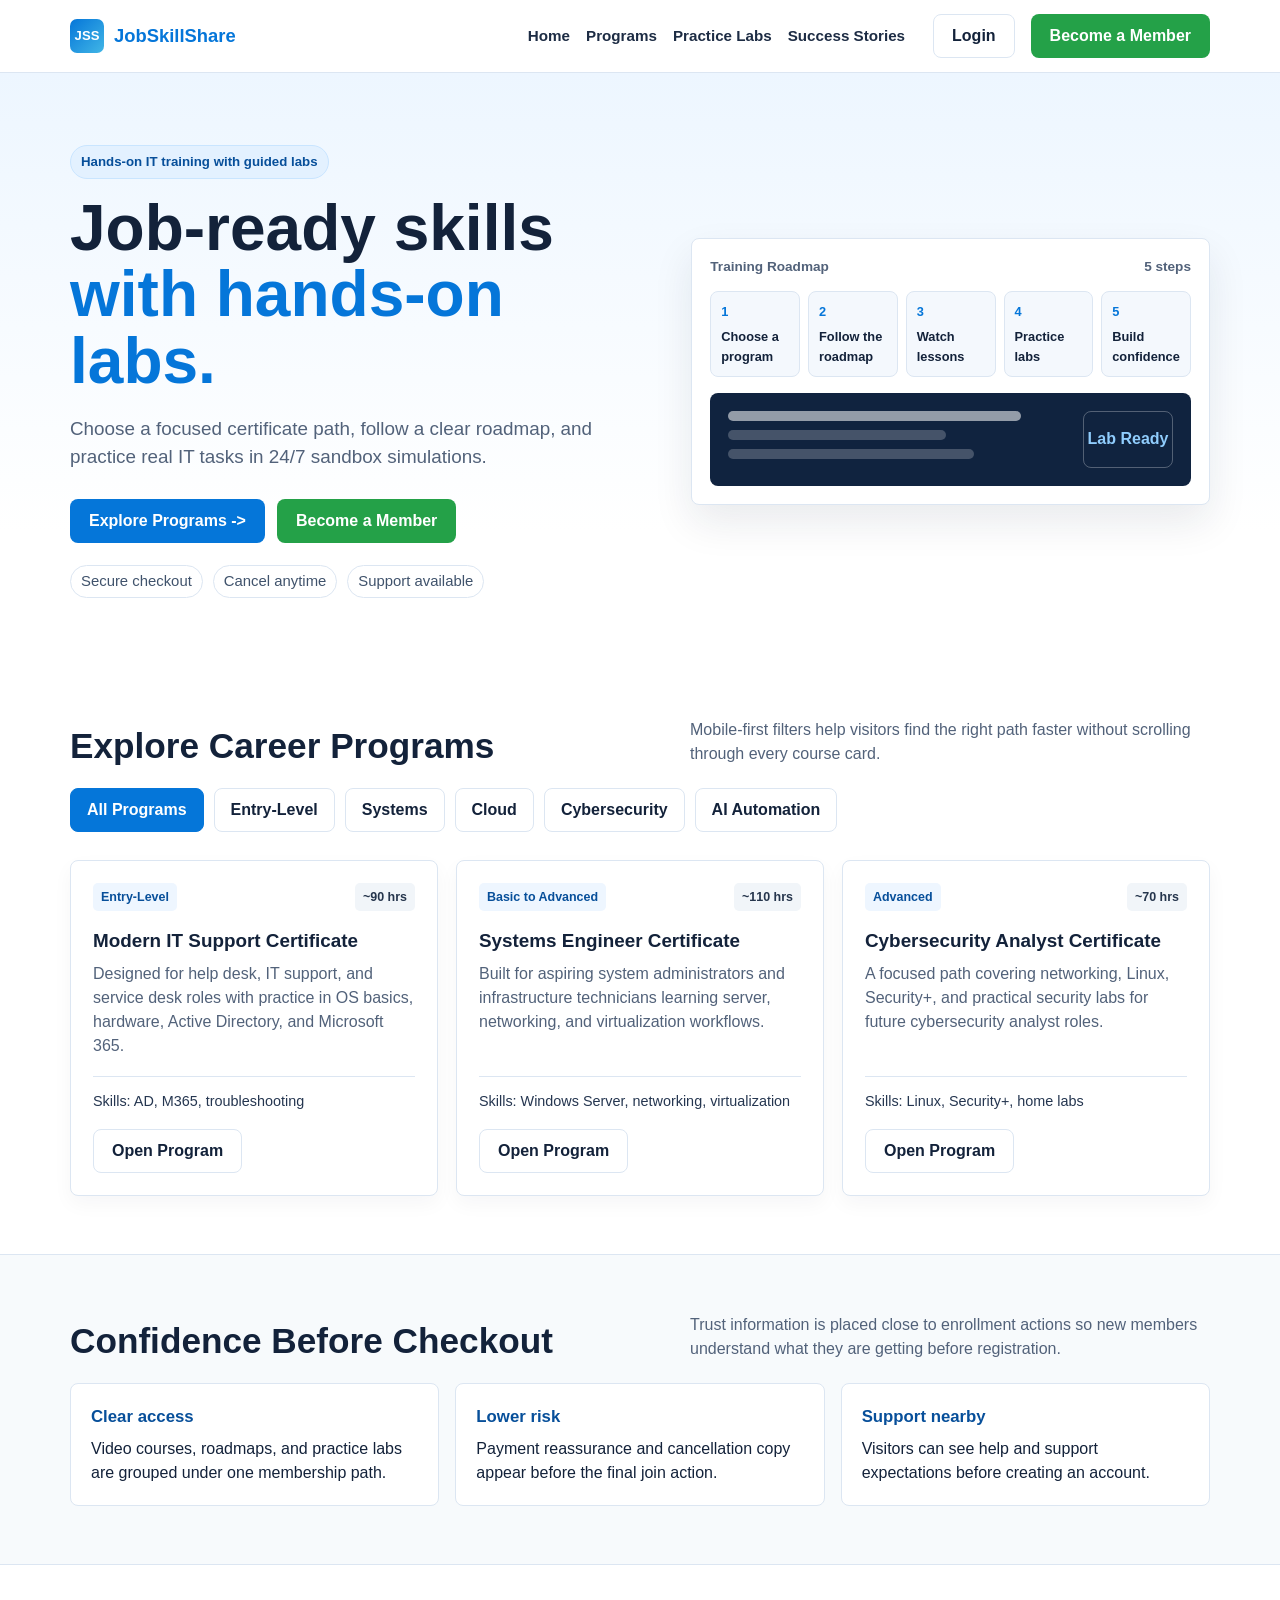
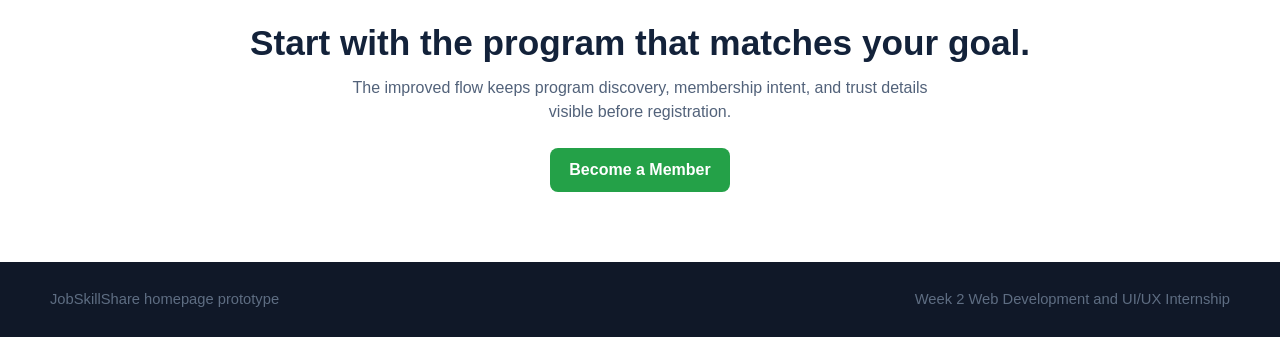
<file: index.html>
<!doctype html>
<html lang="en">
<head>
  <meta charset="utf-8">
  <meta name="viewport" content="width=device-width, initial-scale=1">
  <title>JobSkillShare Homepage Prototype</title>
  <style>
    :root {
      --blue: #0576d9;
      --blue-dark: #074f9a;
      --green: #24a148;
      --ink: #13223a;
      --muted: #52627a;
      --line: #dce6f2;
      --soft: #f4f8fd;
      --white: #ffffff;
      --radius: 8px;
      --shadow: 0 18px 40px rgba(19, 34, 58, 0.09);
    }

    * {
      box-sizing: border-box;
    }

    html {
      scroll-behavior: smooth;
    }

    body {
      margin: 0;
      max-width: 100vw;
      color: var(--ink);
      background: var(--white);
      font-family: Arial, Helvetica, sans-serif;
      line-height: 1.5;
      overflow-x: hidden;
    }

    a {
      color: inherit;
      text-decoration: none;
    }

    button,
    .btn {
      min-height: 44px;
      border-radius: var(--radius);
      font: inherit;
      font-weight: 700;
    }

    .site-header {
      position: sticky;
      top: 0;
      z-index: 10;
      background: rgba(255, 255, 255, 0.96);
      border-bottom: 1px solid var(--line);
      backdrop-filter: blur(10px);
    }

    .nav {
      max-width: 1180px;
      margin: 0 auto;
      padding: 14px 20px;
      display: flex;
      align-items: center;
      justify-content: space-between;
      gap: 20px;
    }

    .brand {
      display: inline-flex;
      align-items: center;
      gap: 10px;
      min-width: 0;
      font-size: 1.15rem;
      font-weight: 800;
      color: var(--blue);
      white-space: nowrap;
    }

    .brand span:last-child {
      overflow: hidden;
      text-overflow: ellipsis;
    }

    .brand-mark {
      display: grid;
      width: 34px;
      height: 34px;
      place-items: center;
      border-radius: 7px;
      color: #ffffff;
      background: linear-gradient(135deg, var(--blue), #41b6e6);
      font-size: 0.82rem;
      letter-spacing: 0;
    }

    .nav-check {
      position: absolute;
      opacity: 0;
      pointer-events: none;
    }

    .menu-button {
      display: none;
      width: 44px;
      height: 44px;
      border: 1px solid var(--line);
      background: var(--white);
      color: var(--ink);
      cursor: pointer;
    }

    .menu-button span,
    .menu-button::before,
    .menu-button::after {
      display: block;
      width: 20px;
      height: 2px;
      margin: 0 auto;
      background: currentColor;
      content: "";
    }

    .menu-button span {
      margin-top: 5px;
      margin-bottom: 5px;
    }

    .nav-panel {
      display: flex;
      align-items: center;
      gap: 28px;
    }

    .nav-links,
    .nav-actions {
      display: flex;
      align-items: center;
      gap: 16px;
    }

    .nav-links {
      margin: 0;
      padding: 0;
      list-style: none;
    }

    .nav-links a {
      color: #1d2c44;
      font-weight: 650;
      font-size: 0.95rem;
    }

    .nav-links a:hover,
    .nav-links a:focus-visible {
      color: var(--blue);
    }

    .btn {
      display: inline-flex;
      align-items: center;
      justify-content: center;
      padding: 0 18px;
      border: 1px solid transparent;
      cursor: pointer;
      transition: transform 0.18s ease, background 0.18s ease, border 0.18s ease;
      white-space: nowrap;
    }

    .btn:hover,
    .btn:focus-visible {
      transform: translateY(-1px);
    }

    .btn-primary {
      color: #ffffff;
      background: var(--blue);
    }

    .btn-primary:hover,
    .btn-primary:focus-visible {
      background: var(--blue-dark);
    }

    .btn-success {
      color: #ffffff;
      background: var(--green);
    }

    .btn-light {
      color: var(--ink);
      background: #ffffff;
      border-color: var(--line);
    }

    .hero {
      background: linear-gradient(180deg, #edf6ff 0%, #ffffff 78%);
      overflow: hidden;
    }

    .hero-inner {
      max-width: 1180px;
      margin: 0 auto;
      padding: 72px 20px 62px;
      display: grid;
      grid-template-columns: minmax(0, 1.05fr) minmax(320px, 0.95fr);
      gap: 48px;
      align-items: center;
    }

    .hero-inner > * {
      min-width: 0;
    }

    .eyebrow {
      display: inline-flex;
      margin-bottom: 16px;
      padding: 6px 10px;
      color: var(--blue-dark);
      background: #e3f1ff;
      border: 1px solid #c9e5ff;
      border-radius: 999px;
      font-size: 0.83rem;
      font-weight: 800;
    }

    h1 {
      max-width: 720px;
      margin: 0;
      font-size: clamp(2.25rem, 5vw, 4.35rem);
      line-height: 1.04;
      letter-spacing: 0;
      overflow-wrap: break-word;
      word-break: normal;
    }

    .accent {
      color: var(--blue);
    }

    .hero-copy {
      max-width: 650px;
      margin: 20px 0 0;
      color: var(--muted);
      font-size: clamp(1rem, 2vw, 1.18rem);
      overflow-wrap: break-word;
    }

    .hero-actions {
      display: flex;
      flex-wrap: wrap;
      gap: 12px;
      margin-top: 28px;
    }

    .trust-row {
      display: flex;
      flex-wrap: wrap;
      gap: 10px;
      margin-top: 22px;
      color: #40536c;
      font-size: 0.93rem;
    }

    .trust-row span {
      display: inline-flex;
      align-items: center;
      min-height: 32px;
      padding: 4px 10px;
      border: 1px solid var(--line);
      border-radius: 999px;
      background: rgba(255, 255, 255, 0.78);
    }

    .hero-preview {
      padding: 18px;
      background: #ffffff;
      border: 1px solid var(--line);
      border-radius: 8px;
      box-shadow: var(--shadow);
      overflow: hidden;
    }

    .preview-top {
      display: flex;
      align-items: center;
      justify-content: space-between;
      gap: 10px;
      margin-bottom: 14px;
      color: var(--muted);
      font-size: 0.85rem;
      font-weight: 700;
    }

    .progress {
      display: grid;
      grid-template-columns: repeat(5, 1fr);
      gap: 8px;
      margin-bottom: 16px;
    }

    .step {
      min-height: 74px;
      padding: 10px;
      border: 1px solid var(--line);
      border-radius: 8px;
      background: var(--soft);
      font-size: 0.8rem;
      font-weight: 700;
    }

    .step strong {
      display: block;
      margin-bottom: 6px;
      color: var(--blue);
    }

    .lab-panel {
      display: grid;
      grid-template-columns: 1fr 90px;
      gap: 14px;
      padding: 18px;
      border-radius: 8px;
      background: #10233f;
      color: #ffffff;
    }

    .lab-lines span {
      display: block;
      height: 10px;
      margin-bottom: 9px;
      border-radius: 999px;
      background: rgba(255, 255, 255, 0.22);
    }

    .lab-lines span:nth-child(1) {
      width: 86%;
      background: rgba(255, 255, 255, 0.55);
    }

    .lab-lines span:nth-child(2) {
      width: 64%;
    }

    .lab-lines span:nth-child(3) {
      width: 72%;
    }

    .lab-meter {
      display: grid;
      place-items: center;
      border: 1px solid rgba(255, 255, 255, 0.28);
      border-radius: 8px;
      color: #90cdfd;
      font-weight: 800;
    }

    .section {
      max-width: 1180px;
      margin: 0 auto;
      padding: 58px 20px;
    }

    .section-header {
      display: flex;
      align-items: end;
      justify-content: space-between;
      gap: 24px;
      margin-bottom: 22px;
    }

    h2 {
      margin: 0;
      font-size: clamp(1.6rem, 3vw, 2.2rem);
      line-height: 1.12;
      letter-spacing: 0;
    }

    .section-header p {
      max-width: 520px;
      margin: 0;
      color: var(--muted);
    }

    .filter-track {
      display: flex;
      gap: 10px;
      margin-bottom: 24px;
      padding-bottom: 4px;
      overflow-x: auto;
      scrollbar-width: thin;
    }

    .filter-chip {
      flex: 0 0 auto;
      padding: 0 16px;
      border: 1px solid var(--line);
      background: #ffffff;
      color: var(--ink);
      cursor: pointer;
    }

    .filter-chip[aria-pressed="true"],
    .filter-chip:hover,
    .filter-chip:focus-visible {
      color: #ffffff;
      background: var(--blue);
      border-color: var(--blue);
    }

    .program-grid {
      display: grid;
      grid-template-columns: repeat(3, minmax(0, 1fr));
      gap: 18px;
    }

    .program-card {
      display: flex;
      min-height: 310px;
      flex-direction: column;
      justify-content: space-between;
      padding: 22px;
      background: #ffffff;
      border: 1px solid var(--line);
      border-radius: 8px;
      box-shadow: 0 8px 20px rgba(19, 34, 58, 0.04);
    }

    .card-tags {
      display: flex;
      justify-content: space-between;
      gap: 10px;
      margin-bottom: 18px;
      font-size: 0.78rem;
      font-weight: 800;
    }

    .tag {
      padding: 5px 8px;
      border-radius: 5px;
      background: #eef6ff;
      color: var(--blue-dark);
    }

    .time {
      padding: 5px 8px;
      border-radius: 5px;
      background: #f1f5f9;
      color: #26364d;
    }

    .program-card h3 {
      margin: 0 0 10px;
      font-size: 1.18rem;
      line-height: 1.22;
    }

    .program-card p {
      margin: 0 0 18px;
      color: var(--muted);
    }

    .skills {
      margin-bottom: 16px;
      padding-top: 14px;
      border-top: 1px solid var(--line);
      color: #253650;
      font-size: 0.9rem;
    }

    .proof-band {
      background: #f7fafc;
      border-top: 1px solid var(--line);
      border-bottom: 1px solid var(--line);
    }

    .proof-grid {
      display: grid;
      grid-template-columns: repeat(3, minmax(0, 1fr));
      gap: 16px;
    }

    .proof-item {
      padding: 20px;
      background: #ffffff;
      border: 1px solid var(--line);
      border-radius: 8px;
    }

    .proof-item strong {
      display: block;
      margin-bottom: 8px;
      color: var(--blue-dark);
      font-size: 1.05rem;
    }

    .final-cta {
      max-width: 1180px;
      margin: 0 auto;
      padding: 58px 20px 70px;
      text-align: center;
    }

    .final-cta p {
      max-width: 620px;
      margin: 14px auto 24px;
      color: var(--muted);
    }

    footer {
      padding: 26px 20px;
      color: #5e6d82;
      background: #101828;
      font-size: 0.92rem;
    }

    .footer-inner {
      max-width: 1180px;
      margin: 0 auto;
      display: flex;
      justify-content: space-between;
      gap: 20px;
      flex-wrap: wrap;
    }

    @media (max-width: 900px) {
      .menu-button {
        display: inline-grid;
        place-items: center;
        justify-self: end;
      }

      .nav {
        display: grid;
        grid-template-columns: minmax(0, 1fr) 44px;
      }

      .nav-panel {
        display: none;
        width: 100%;
        grid-column: 1 / -1;
        padding: 8px 0 4px;
        border-top: 1px solid var(--line);
      }

      .nav-check:checked ~ .nav-panel {
        display: grid;
        gap: 14px;
      }

      .nav-links,
      .nav-actions {
        display: grid;
        gap: 8px;
      }

      .nav-links a {
        display: block;
        padding: 10px 0;
      }

      .nav-actions .btn {
        width: 100%;
      }

      .hero-inner {
        grid-template-columns: 1fr;
        padding-top: 46px;
        gap: 32px;
      }

      .program-grid {
        grid-template-columns: repeat(2, minmax(0, 1fr));
      }

      .proof-grid {
        grid-template-columns: 1fr;
      }
    }

    @media (max-width: 620px) {
      .nav {
        padding: 10px 16px;
      }

      .site-header,
      .hero,
      .proof-band,
      footer {
        max-width: 100vw;
        overflow-x: hidden;
      }

      .hero-inner,
      .section,
      .final-cta {
        width: 100%;
        max-width: 100%;
        padding-left: 16px;
        padding-right: 16px;
        overflow-x: hidden;
      }

      .hero-inner {
        padding-top: 34px;
      }

      .eyebrow {
        max-width: 100%;
        white-space: normal;
      }

      h1 {
        font-size: clamp(1.8rem, 8.8vw, 2.12rem);
        line-height: 1.12;
      }

      .hero-actions {
        display: grid;
        width: 100%;
      }

      .hero-actions .btn {
        width: 100%;
        max-width: 100%;
      }

      .hero-copy,
      .program-card p {
        max-width: 100%;
        overflow-wrap: anywhere;
      }

      .trust-row {
        display: grid;
      }

      .hero-preview {
        padding: 12px;
      }

      .preview-top {
        flex-wrap: wrap;
      }

      .progress {
        grid-template-columns: 1fr;
      }

      .lab-panel {
        grid-template-columns: 1fr;
      }

      .section-header {
        display: block;
      }

      .section-header p {
        margin-top: 8px;
      }

      .program-grid {
        grid-template-columns: 1fr;
      }
    }
  </style>
</head>
<body>
  <header class="site-header">
    <nav class="nav" aria-label="Primary navigation">
      <a class="brand" href="#top" aria-label="JobSkillShare homepage">
        <span class="brand-mark">JSS</span>
        <span>JobSkillShare</span>
      </a>
      <input class="nav-check" id="nav-check" type="checkbox" aria-label="Open navigation menu">
      <label class="menu-button" for="nav-check" aria-hidden="true"><span></span></label>
      <div class="nav-panel">
        <ul class="nav-links">
          <li><a href="#top">Home</a></li>
          <li><a href="#programs">Programs</a></li>
          <li><a href="#labs">Practice Labs</a></li>
          <li><a href="#proof">Success Stories</a></li>
        </ul>
        <div class="nav-actions">
          <a class="btn btn-light" href="#login">Login</a>
          <a class="btn btn-success" href="#join">Become a Member</a>
        </div>
      </div>
    </nav>
  </header>

  <main id="top">
    <section class="hero" aria-labelledby="hero-title">
      <div class="hero-inner">
        <div>
          <span class="eyebrow">Hands-on IT training with guided labs</span>
          <h1 id="hero-title">Job-ready skills <span class="accent">with hands-on labs.</span></h1>
          <p class="hero-copy">Choose a focused certificate path, follow a clear roadmap, and practice real IT tasks in 24/7 sandbox simulations.</p>
          <div class="hero-actions" aria-label="Primary actions">
            <a class="btn btn-primary" href="#programs">Explore Programs -></a>
            <a class="btn btn-success" href="#join">Become a Member</a>
          </div>
          <div class="trust-row" aria-label="Trust signals">
            <span>Secure checkout</span>
            <span>Cancel anytime</span>
            <span>Support available</span>
          </div>
        </div>
        <div class="hero-preview" aria-label="Learning roadmap preview">
          <div class="preview-top">
            <span>Training Roadmap</span>
            <span>5 steps</span>
          </div>
          <div class="progress">
            <div class="step"><strong>1</strong>Choose a program</div>
            <div class="step"><strong>2</strong>Follow the roadmap</div>
            <div class="step"><strong>3</strong>Watch lessons</div>
            <div class="step"><strong>4</strong>Practice labs</div>
            <div class="step"><strong>5</strong>Build confidence</div>
          </div>
          <div class="lab-panel" id="labs">
            <div class="lab-lines" aria-hidden="true">
              <span></span>
              <span></span>
              <span></span>
            </div>
            <div class="lab-meter">Lab Ready</div>
          </div>
        </div>
      </div>
    </section>

    <section class="section" id="programs" aria-labelledby="programs-title">
      <div class="section-header">
        <h2 id="programs-title">Explore Career Programs</h2>
        <p>Mobile-first filters help visitors find the right path faster without scrolling through every course card.</p>
      </div>
      <div class="filter-track" aria-label="Program category filters">
        <button class="filter-chip" aria-pressed="true">All Programs</button>
        <button class="filter-chip" aria-pressed="false">Entry-Level</button>
        <button class="filter-chip" aria-pressed="false">Systems</button>
        <button class="filter-chip" aria-pressed="false">Cloud</button>
        <button class="filter-chip" aria-pressed="false">Cybersecurity</button>
        <button class="filter-chip" aria-pressed="false">AI Automation</button>
      </div>
      <div class="program-grid">
        <article class="program-card">
          <div>
            <div class="card-tags">
              <span class="tag">Entry-Level</span>
              <span class="time">~90 hrs</span>
            </div>
            <h3>Modern IT Support Certificate</h3>
            <p>Designed for help desk, IT support, and service desk roles with practice in OS basics, hardware, Active Directory, and Microsoft 365.</p>
          </div>
          <div>
            <div class="skills">Skills: AD, M365, troubleshooting</div>
            <a class="btn btn-light" href="#join">Open Program</a>
          </div>
        </article>
        <article class="program-card">
          <div>
            <div class="card-tags">
              <span class="tag">Basic to Advanced</span>
              <span class="time">~110 hrs</span>
            </div>
            <h3>Systems Engineer Certificate</h3>
            <p>Built for aspiring system administrators and infrastructure technicians learning server, networking, and virtualization workflows.</p>
          </div>
          <div>
            <div class="skills">Skills: Windows Server, networking, virtualization</div>
            <a class="btn btn-light" href="#join">Open Program</a>
          </div>
        </article>
        <article class="program-card">
          <div>
            <div class="card-tags">
              <span class="tag">Advanced</span>
              <span class="time">~70 hrs</span>
            </div>
            <h3>Cybersecurity Analyst Certificate</h3>
            <p>A focused path covering networking, Linux, Security+, and practical security labs for future cybersecurity analyst roles.</p>
          </div>
          <div>
            <div class="skills">Skills: Linux, Security+, home labs</div>
            <a class="btn btn-light" href="#join">Open Program</a>
          </div>
        </article>
      </div>
    </section>

    <section class="proof-band" id="proof" aria-labelledby="proof-title">
      <div class="section">
        <div class="section-header">
          <h2 id="proof-title">Confidence Before Checkout</h2>
          <p>Trust information is placed close to enrollment actions so new members understand what they are getting before registration.</p>
        </div>
        <div class="proof-grid">
          <div class="proof-item">
            <strong>Clear access</strong>
            Video courses, roadmaps, and practice labs are grouped under one membership path.
          </div>
          <div class="proof-item">
            <strong>Lower risk</strong>
            Payment reassurance and cancellation copy appear before the final join action.
          </div>
          <div class="proof-item">
            <strong>Support nearby</strong>
            Visitors can see help and support expectations before creating an account.
          </div>
        </div>
      </div>
    </section>

    <section class="final-cta" id="join" aria-labelledby="join-title">
      <h2 id="join-title">Start with the program that matches your goal.</h2>
      <p>The improved flow keeps program discovery, membership intent, and trust details visible before registration.</p>
      <a class="btn btn-success" href="#top">Become a Member</a>
    </section>
  </main>

  <footer>
    <div class="footer-inner">
      <span>JobSkillShare homepage prototype</span>
      <span>Week 2 Web Development and UI/UX Internship</span>
    </div>
  </footer>
</body>
</html>
</file>
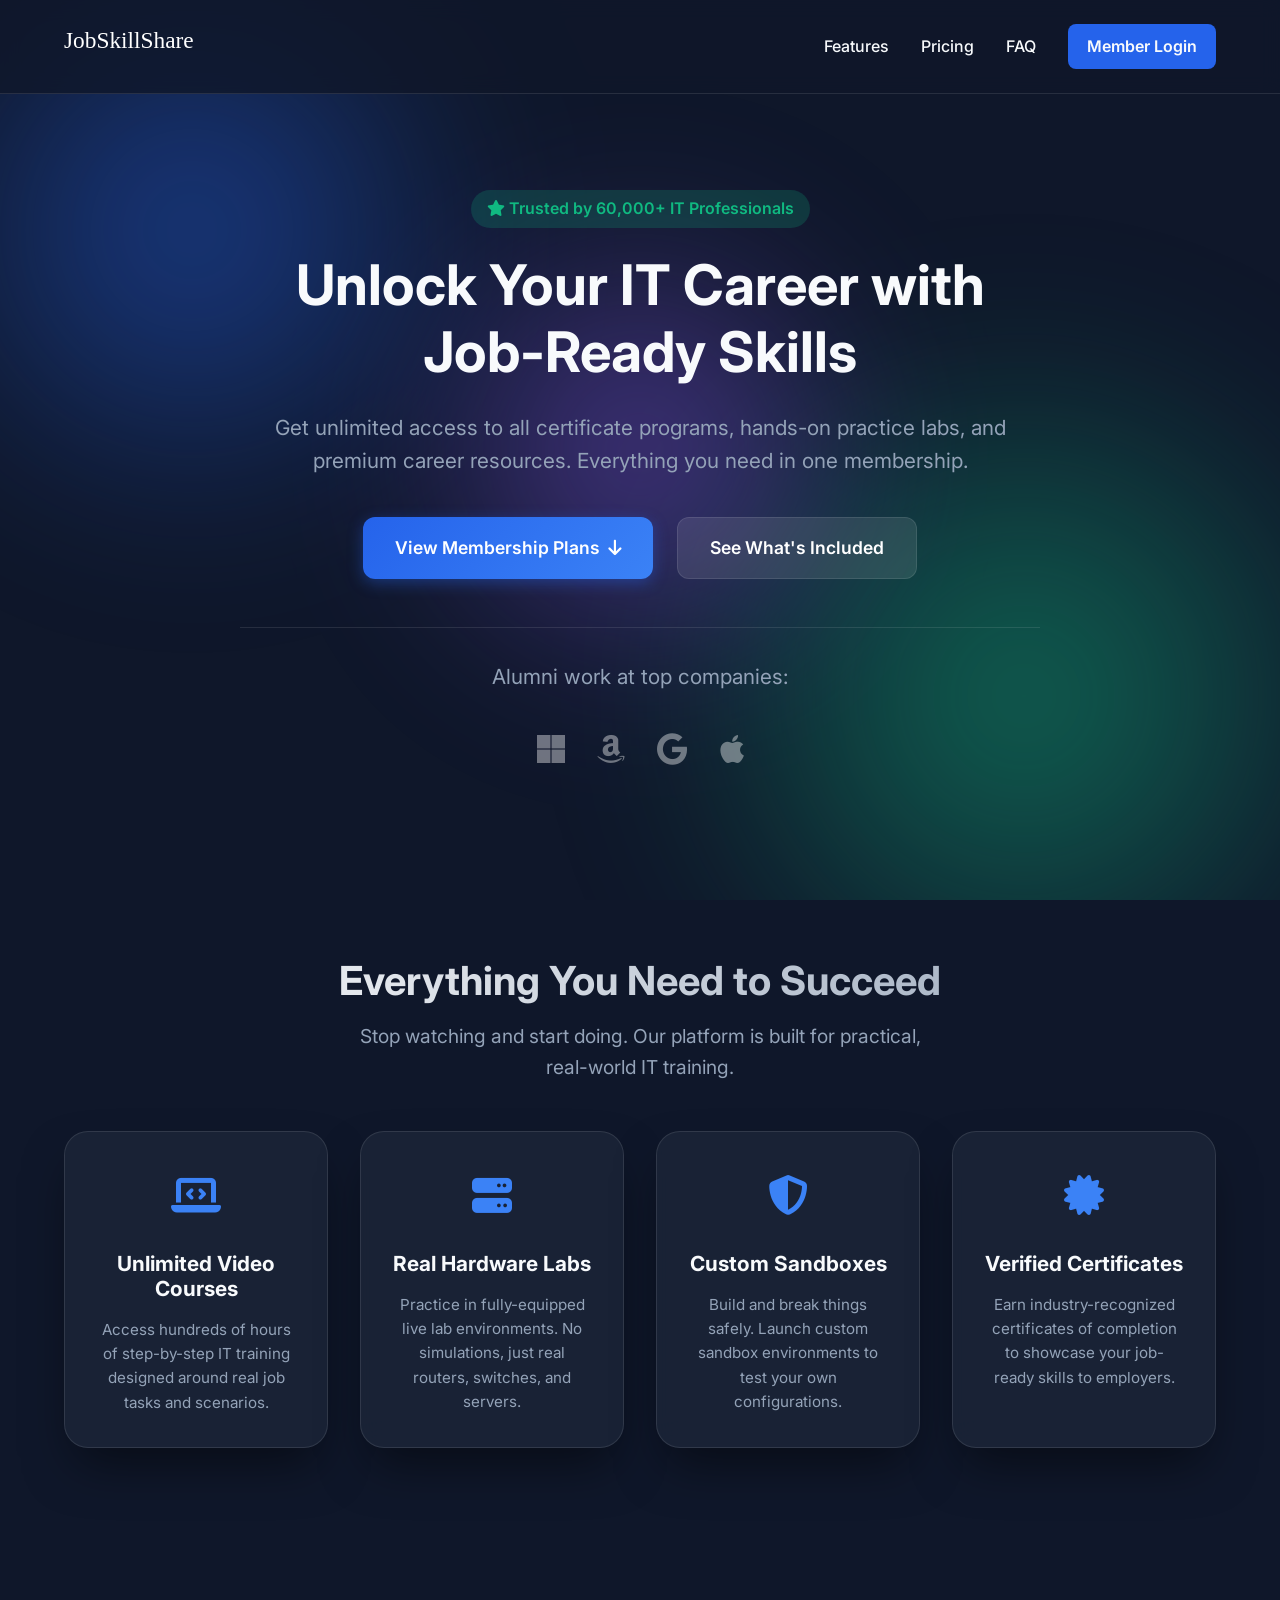
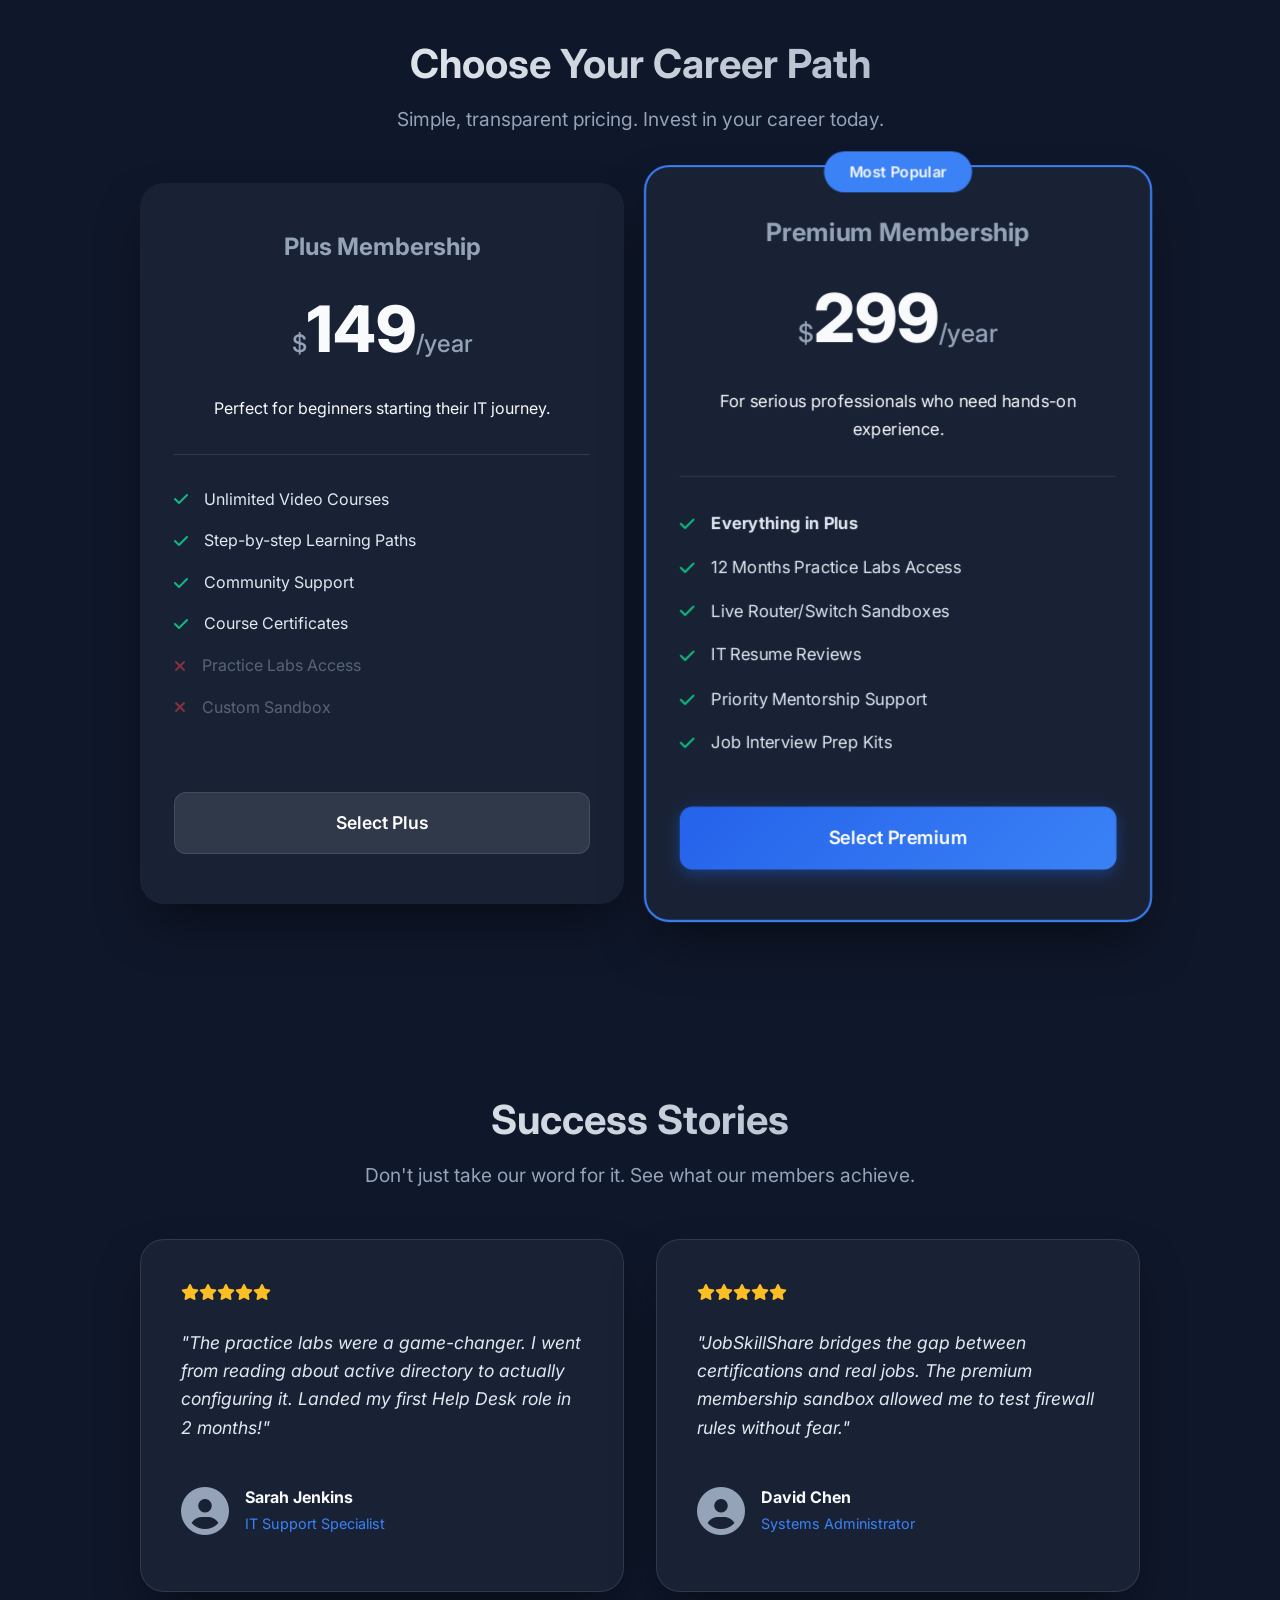
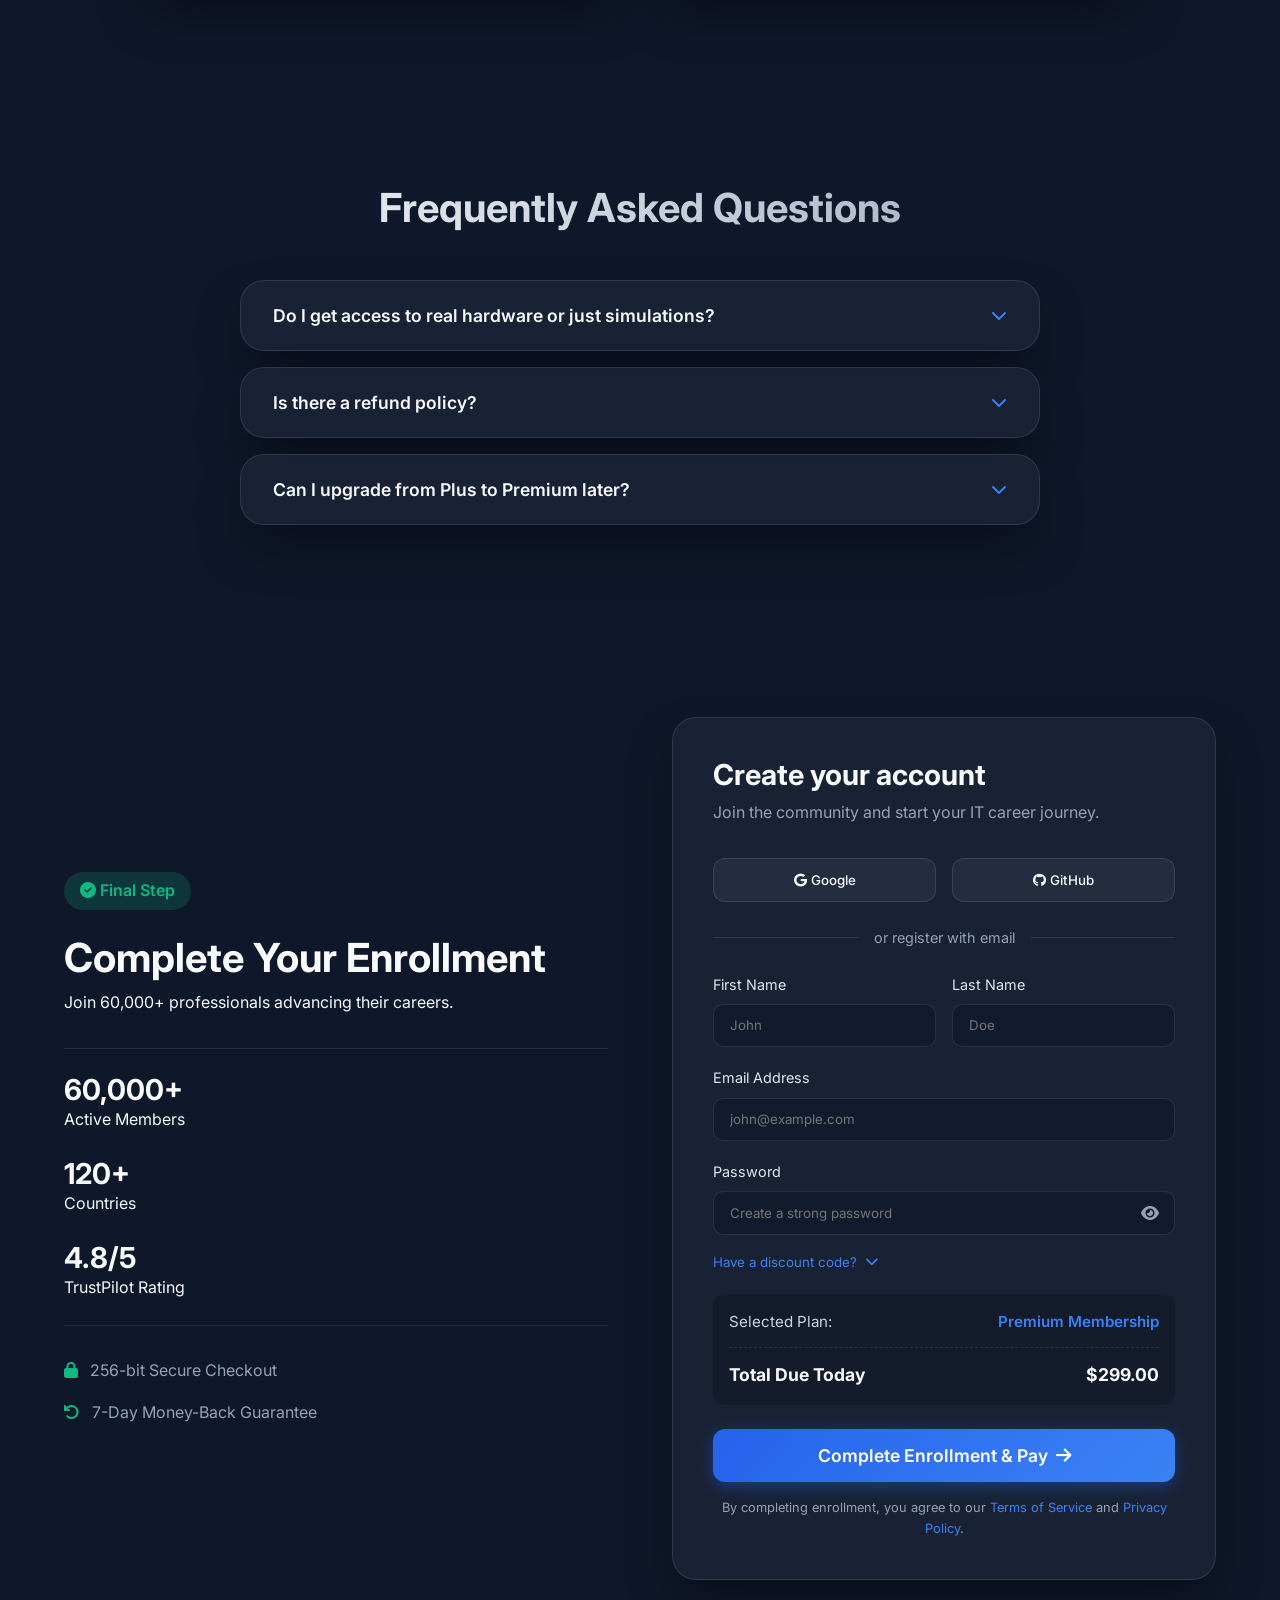
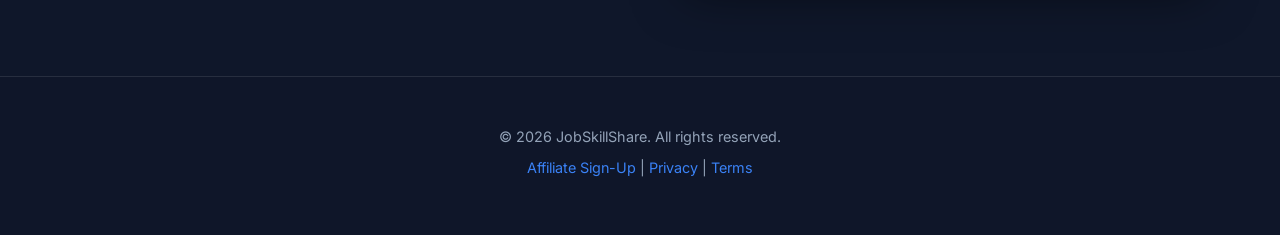
<file: prototype/index.html>
<!DOCTYPE html>
<html lang="en">
<head>
    <meta charset="UTF-8">
    <meta name="viewport" content="width=device-width, initial-scale=1.0">
    <title>Membership & Registration - JobSkillShare</title>
    <link rel="stylesheet" href="styles.css">
    <link href="https://fonts.googleapis.com/css2?family=Inter:wght@300;400;500;600;700;800&display=swap" rel="stylesheet">
    <link rel="stylesheet" href="https://cdnjs.cloudflare.com/ajax/libs/font-awesome/6.4.0/css/all.min.css">
</head>
<body>

    <div class="background-elements">
        <div class="blob blob-1"></div>
        <div class="blob blob-2"></div>
        <div class="blob blob-3"></div>
    </div>

    <nav class="navbar">
        <div class="logo">
            <img src="https://www.jobskillshare.org/wp-content/uploads/2021/11/jss-logo-2021-white.png" alt="JobSkillShare Logo" onerror="this.src='[data-uri]';">
        </div>
        <div class="nav-links">
            <a href="#features" class="nav-link">Features</a>
            <a href="#pricing" class="nav-link">Pricing</a>
            <a href="#faq" class="nav-link">FAQ</a>
            <a href="https://www.jobskillshare.org/?ref=syfr#/membership" class="nav-link cta-nav">Member Login</a>
        </div>
    </nav>

    <!-- Hero Section -->
    <header class="hero">
        <div class="hero-content">
            <span class="badge"><i class="fas fa-star"></i> Trusted by 60,000+ IT Professionals</span>
            <h1>Unlock Your IT Career with Job-Ready Skills</h1>
            <p>Get unlimited access to all certificate programs, hands-on practice labs, and premium career resources. Everything you need in one membership.</p>
            <div class="hero-actions">
                <a href="#pricing" class="cta-btn primary-btn">View Membership Plans <i class="fas fa-arrow-down"></i></a>
                <a href="#features" class="cta-btn secondary-btn">See What's Included</a>
            </div>
            <div class="trust-logos">
                <p>Alumni work at top companies:</p>
                <div class="logos-grid">
                    <i class="fab fa-microsoft"></i>
                    <i class="fab fa-amazon"></i>
                    <i class="fab fa-google"></i>
                    <i class="fab fa-apple"></i>
                </div>
            </div>
        </div>
    </header>

    <!-- Features Section -->
    <section id="features" class="features-section">
        <div class="section-header">
            <h2>Everything You Need to Succeed</h2>
            <p>Stop watching and start doing. Our platform is built for practical, real-world IT training.</p>
        </div>
        <div class="features-grid">
            <div class="feature-card glass-panel">
                <div class="feature-icon"><i class="fas fa-laptop-code"></i></div>
                <h3>Unlimited Video Courses</h3>
                <p>Access hundreds of hours of step-by-step IT training designed around real job tasks and scenarios.</p>
            </div>
            <div class="feature-card glass-panel">
                <div class="feature-icon"><i class="fas fa-server"></i></div>
                <h3>Real Hardware Labs</h3>
                <p>Practice in fully-equipped live lab environments. No simulations, just real routers, switches, and servers.</p>
            </div>
            <div class="feature-card glass-panel">
                <div class="feature-icon"><i class="fas fa-shield-alt"></i></div>
                <h3>Custom Sandboxes</h3>
                <p>Build and break things safely. Launch custom sandbox environments to test your own configurations.</p>
            </div>
            <div class="feature-card glass-panel">
                <div class="feature-icon"><i class="fas fa-certificate"></i></div>
                <h3>Verified Certificates</h3>
                <p>Earn industry-recognized certificates of completion to showcase your job-ready skills to employers.</p>
            </div>
        </div>
    </section>

    <!-- Pricing Section -->
    <section id="pricing" class="pricing-section">
        <div class="section-header">
            <h2>Choose Your Career Path</h2>
            <p>Simple, transparent pricing. Invest in your career today.</p>
        </div>
        <div class="pricing-grid">
            <!-- Plus Plan -->
            <div class="pricing-card glass-panel">
                <div class="plan-header">
                    <h3>Plus Membership</h3>
                    <div class="price"><span>$</span>149<span>/year</span></div>
                    <p>Perfect for beginners starting their IT journey.</p>
                </div>
                <div class="plan-features">
                    <ul>
                        <li><i class="fas fa-check"></i> Unlimited Video Courses</li>
                        <li><i class="fas fa-check"></i> Step-by-step Learning Paths</li>
                        <li><i class="fas fa-check"></i> Community Support</li>
                        <li><i class="fas fa-check"></i> Course Certificates</li>
                        <li class="disabled"><i class="fas fa-times"></i> Practice Labs Access</li>
                        <li class="disabled"><i class="fas fa-times"></i> Custom Sandbox</li>
                    </ul>
                </div>
                <a href="#registration" class="cta-btn secondary-btn select-plan-btn" data-plan="Plus" data-price="$149.00">Select Plus</a>
            </div>

            <!-- Premium Plan -->
            <div class="pricing-card glass-panel popular">
                <div class="popular-badge">Most Popular</div>
                <div class="plan-header">
                    <h3>Premium Membership</h3>
                    <div class="price"><span>$</span>299<span>/year</span></div>
                    <p>For serious professionals who need hands-on experience.</p>
                </div>
                <div class="plan-features">
                    <ul>
                        <li><i class="fas fa-check"></i> <strong>Everything in Plus</strong></li>
                        <li><i class="fas fa-check"></i> 12 Months Practice Labs Access</li>
                        <li><i class="fas fa-check"></i> Live Router/Switch Sandboxes</li>
                        <li><i class="fas fa-check"></i> IT Resume Reviews</li>
                        <li><i class="fas fa-check"></i> Priority Mentorship Support</li>
                        <li><i class="fas fa-check"></i> Job Interview Prep Kits</li>
                    </ul>
                </div>
                <a href="#registration" class="cta-btn primary-btn select-plan-btn" data-plan="Premium" data-price="$299.00">Select Premium</a>
            </div>
        </div>
    </section>

    <!-- Testimonials Section -->
    <section class="testimonials-section">
        <div class="section-header">
            <h2>Success Stories</h2>
            <p>Don't just take our word for it. See what our members achieve.</p>
        </div>
        <div class="testimonials-grid">
            <div class="testimonial-card glass-panel">
                <div class="stars"><i class="fas fa-star"></i><i class="fas fa-star"></i><i class="fas fa-star"></i><i class="fas fa-star"></i><i class="fas fa-star"></i></div>
                <p>"The practice labs were a game-changer. I went from reading about active directory to actually configuring it. Landed my first Help Desk role in 2 months!"</p>
                <div class="author">
                    <div class="avatar"><i class="fas fa-user-circle"></i></div>
                    <div class="info">
                        <h4>Sarah Jenkins</h4>
                        <span>IT Support Specialist</span>
                    </div>
                </div>
            </div>
            <div class="testimonial-card glass-panel">
                <div class="stars"><i class="fas fa-star"></i><i class="fas fa-star"></i><i class="fas fa-star"></i><i class="fas fa-star"></i><i class="fas fa-star"></i></div>
                <p>"JobSkillShare bridges the gap between certifications and real jobs. The premium membership sandbox allowed me to test firewall rules without fear."</p>
                <div class="author">
                    <div class="avatar"><i class="fas fa-user-circle"></i></div>
                    <div class="info">
                        <h4>David Chen</h4>
                        <span>Systems Administrator</span>
                    </div>
                </div>
            </div>
        </div>
    </section>

    <!-- FAQ Section -->
    <section id="faq" class="faq-section">
        <div class="section-header">
            <h2>Frequently Asked Questions</h2>
        </div>
        <div class="faq-container">
            <div class="faq-item glass-panel">
                <div class="faq-question">
                    <h3>Do I get access to real hardware or just simulations?</h3>
                    <i class="fas fa-chevron-down"></i>
                </div>
                <div class="faq-answer">
                    <p>With our Premium Membership, you get access to real, live hardware. Our practice labs run on actual servers, routers, and switches, giving you authentic experience rather than just simulations.</p>
                </div>
            </div>
            <div class="faq-item glass-panel">
                <div class="faq-question">
                    <h3>Is there a refund policy?</h3>
                    <i class="fas fa-chevron-down"></i>
                </div>
                <div class="faq-answer">
                    <p>Yes! We offer a 7-day money-back guarantee. If you decide the platform isn't for you within the first 7 days, simply contact support for a full refund.</p>
                </div>
            </div>
            <div class="faq-item glass-panel">
                <div class="faq-question">
                    <h3>Can I upgrade from Plus to Premium later?</h3>
                    <i class="fas fa-chevron-down"></i>
                </div>
                <div class="faq-answer">
                    <p>Absolutely. You can upgrade from Plus to Premium at any time from your account dashboard. You will only pay the prorated difference.</p>
                </div>
            </div>
        </div>
    </section>

    <!-- Registration Section -->
    <section id="registration" class="registration-section">
        <div class="container registration-container">
            
            <div class="left-panel">
                <div class="program-context">
                    <span class="badge"><i class="fas fa-check-circle"></i> Final Step</span>
                    <h2>Complete Your Enrollment</h2>
                    <p>Join 60,000+ professionals advancing their careers.</p>
                </div>

                <div class="trust-signals vertical">
                    <div class="trust-stat">
                        <h4>60,000+</h4>
                        <p>Active Members</p>
                    </div>
                    <div class="trust-stat">
                        <h4>120+</h4>
                        <p>Countries</p>
                    </div>
                    <div class="trust-stat">
                        <h4>4.8/5</h4>
                        <p>TrustPilot Rating</p>
                    </div>
                </div>
                
                <div class="secure-badges">
                    <span><i class="fas fa-lock"></i> 256-bit Secure Checkout</span>
                    <span><i class="fas fa-undo"></i> 7-Day Money-Back Guarantee</span>
                </div>
            </div>

            <div class="right-panel">
                <div class="registration-card glass-panel">
                    <div class="card-header">
                        <h2>Create your account</h2>
                        <p>Join the community and start your IT career journey.</p>
                    </div>

                    <div class="social-login">
                        <button class="social-btn google" aria-label="Sign up with Google">
                            <i class="fab fa-google"></i> Google
                        </button>
                        <button class="social-btn github" aria-label="Sign up with GitHub">
                            <i class="fab fa-github"></i> GitHub
                        </button>
                    </div>

                    <div class="divider">
                        <span>or register with email</span>
                    </div>

                    <form id="registrationForm" onsubmit="event.preventDefault(); window.location.href='https://www.jobskillshare.org/?ref=syfr#/membership';">
                        
                        <div class="form-row">
                            <div class="form-group">
                                <label for="firstName">First Name</label>
                                <input type="text" id="firstName" placeholder="John" required>
                            </div>
                            <div class="form-group">
                                <label for="lastName">Last Name</label>
                                <input type="text" id="lastName" placeholder="Doe" required>
                            </div>
                        </div>

                        <div class="form-group">
                            <label for="email">Email Address</label>
                            <input type="email" id="email" placeholder="john@example.com" required>
                        </div>

                        <div class="form-group">
                            <label for="password">Password</label>
                            <div class="password-input">
                                <input type="password" id="password" placeholder="Create a strong password" required>
                                <i class="fas fa-eye toggle-password" onclick="togglePassword()"></i>
                            </div>
                        </div>
                        
                        <div class="discount-section">
                            <button type="button" class="discount-toggle" onclick="toggleDiscount()">
                                Have a discount code? <i class="fas fa-chevron-down"></i>
                            </button>
                            <div class="discount-input-container" id="discountContainer">
                                <input type="text" placeholder="Enter code">
                                <button type="button" class="apply-btn">Apply</button>
                            </div>
                        </div>

                        <div class="order-summary">
                            <div class="summary-row">
                                <span>Selected Plan:</span>
                                <span id="selectedPlanName" class="highlight-plan">Premium Membership</span>
                            </div>
                            <div class="summary-row total">
                                <span>Total Due Today</span>
                                <span id="selectedPlanPrice">$299.00</span>
                            </div>
                        </div>

                        <button type="submit" class="submit-btn cta-btn primary-btn">
                            Complete Enrollment & Pay <i class="fas fa-arrow-right"></i>
                        </button>
                        <p class="terms">By completing enrollment, you agree to our <a href="#">Terms of Service</a> and <a href="#">Privacy Policy</a>.</p>
                    </form>
                </div>
            </div>

        </div>
    </section>

    <footer class="footer">
        <p>&copy; 2026 JobSkillShare. All rights reserved.</p>
        <p>
            <a href="https://www.jobskillshare.org/?ref=syfr#/membership">Affiliate Sign-Up</a> |
            <a href="#">Privacy</a> | 
            <a href="#">Terms</a>
        </p>
    </footer>

    <script src="script.js"></script>
</body>
</html>
</file>
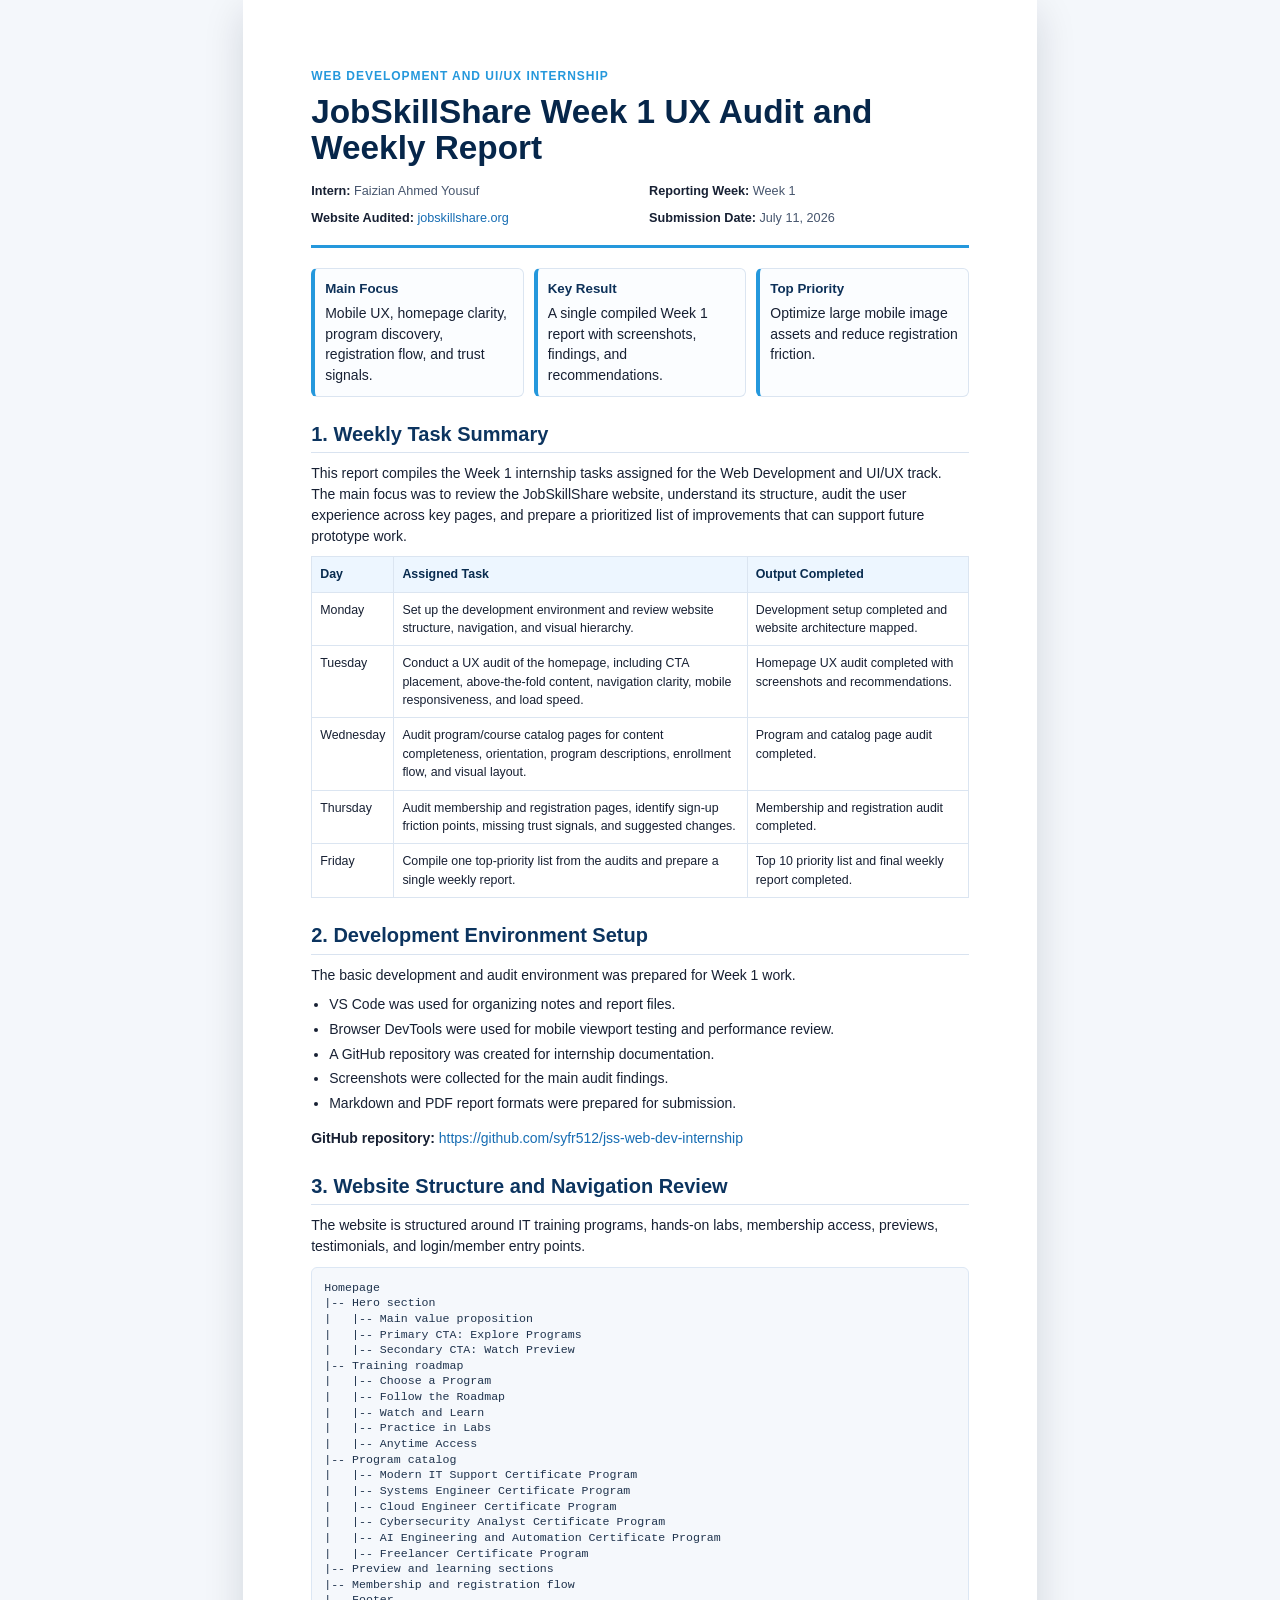
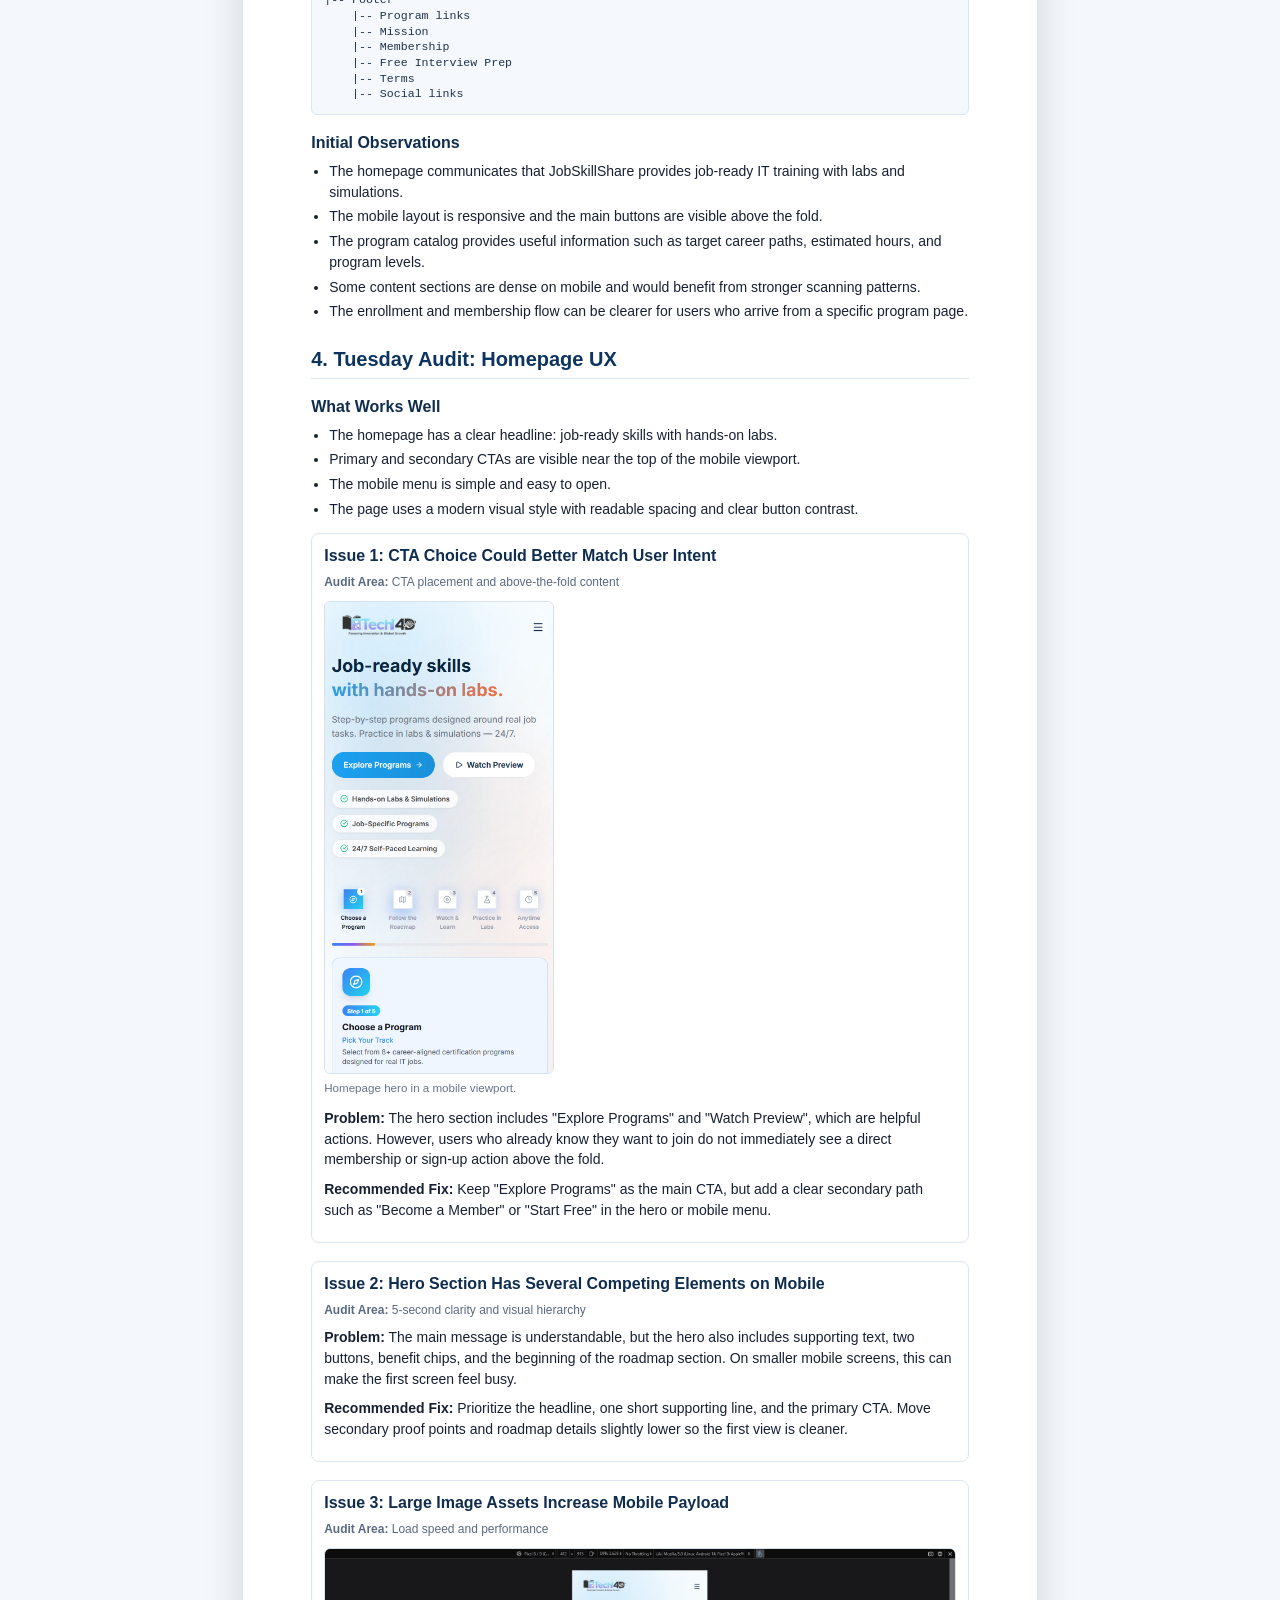
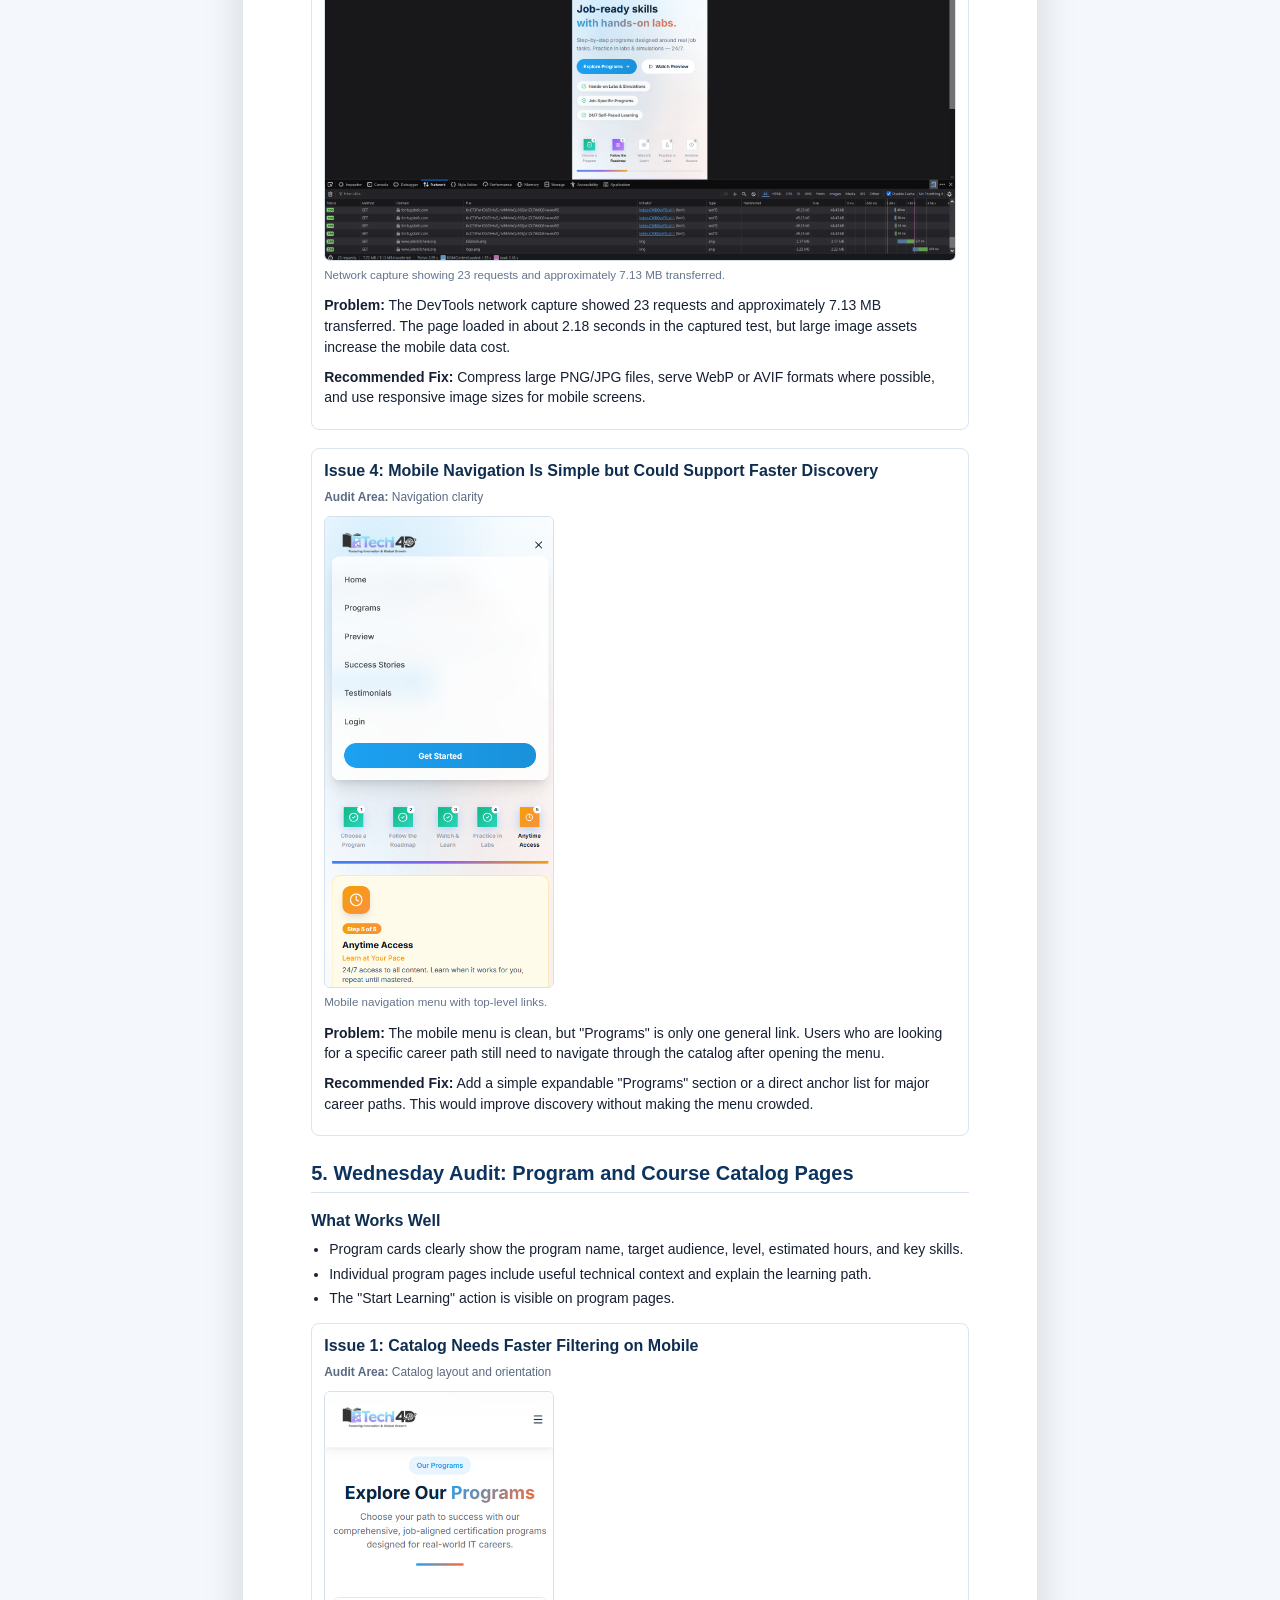
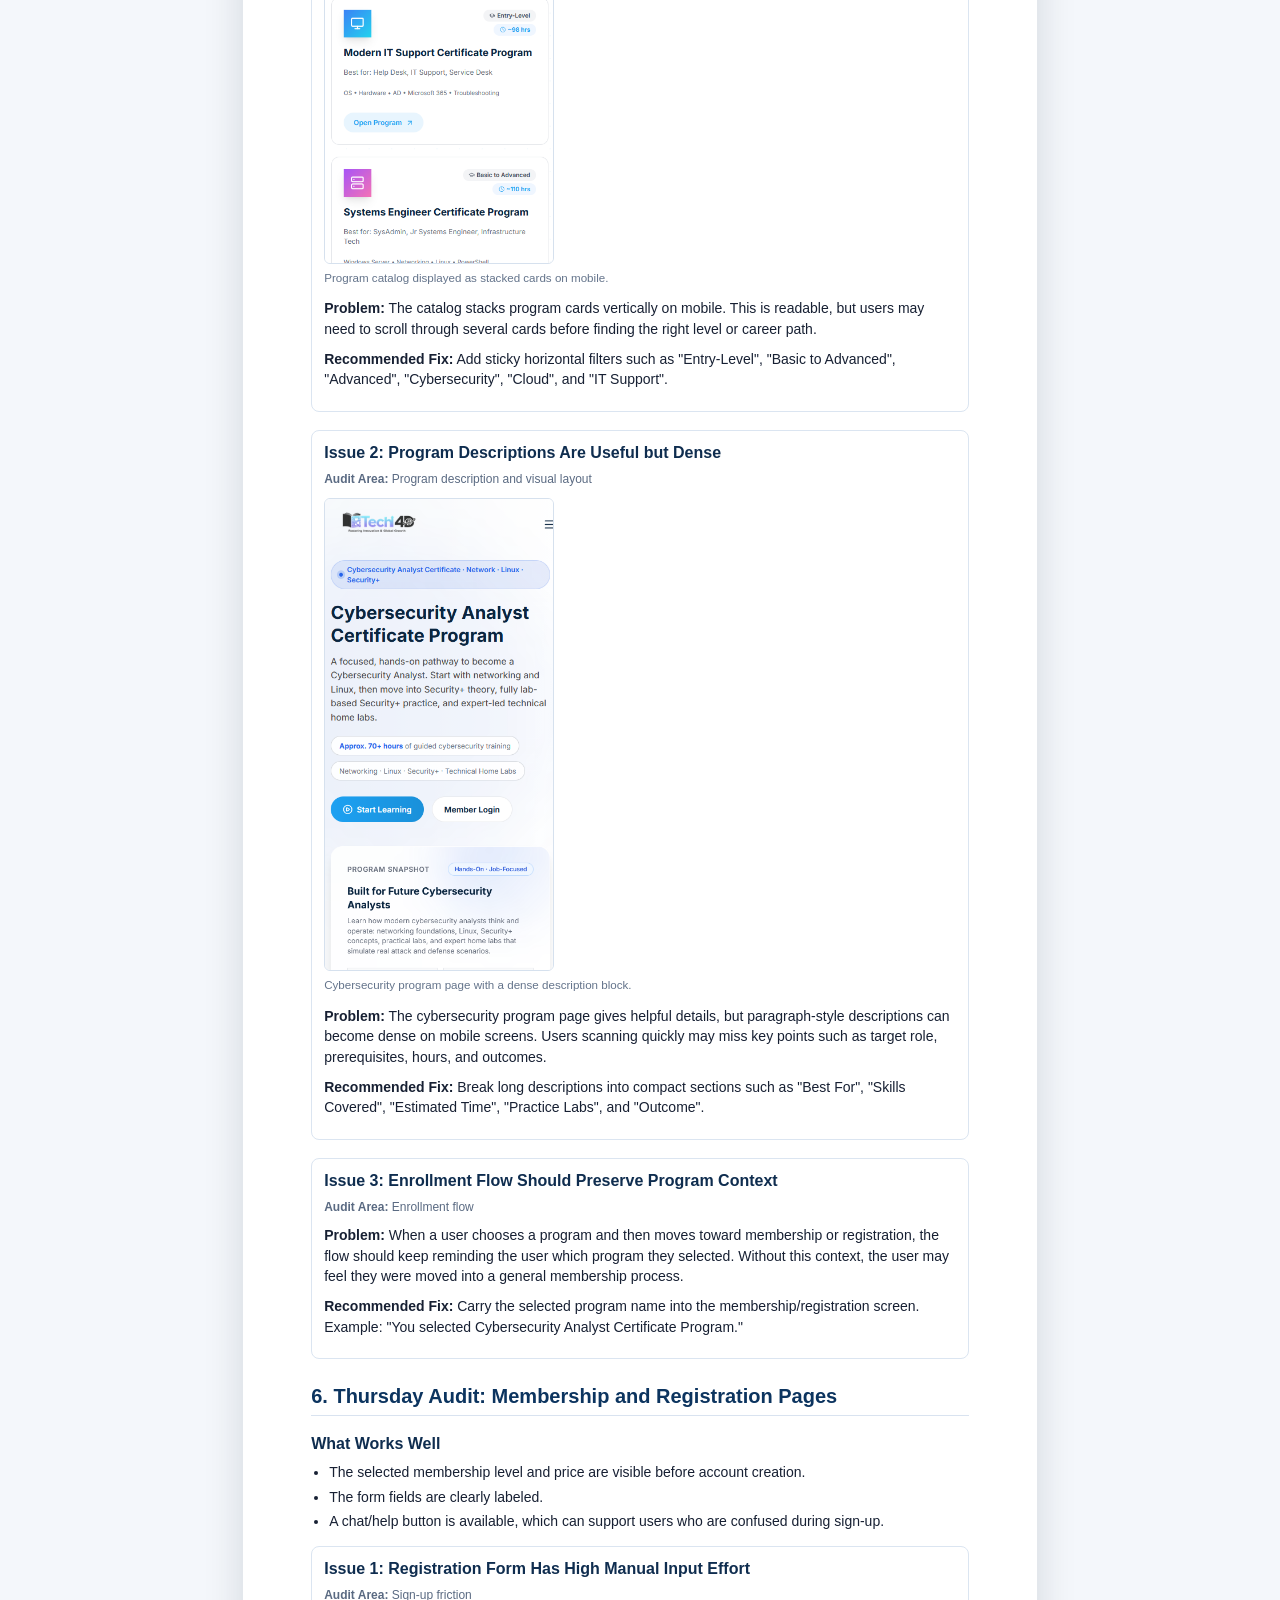
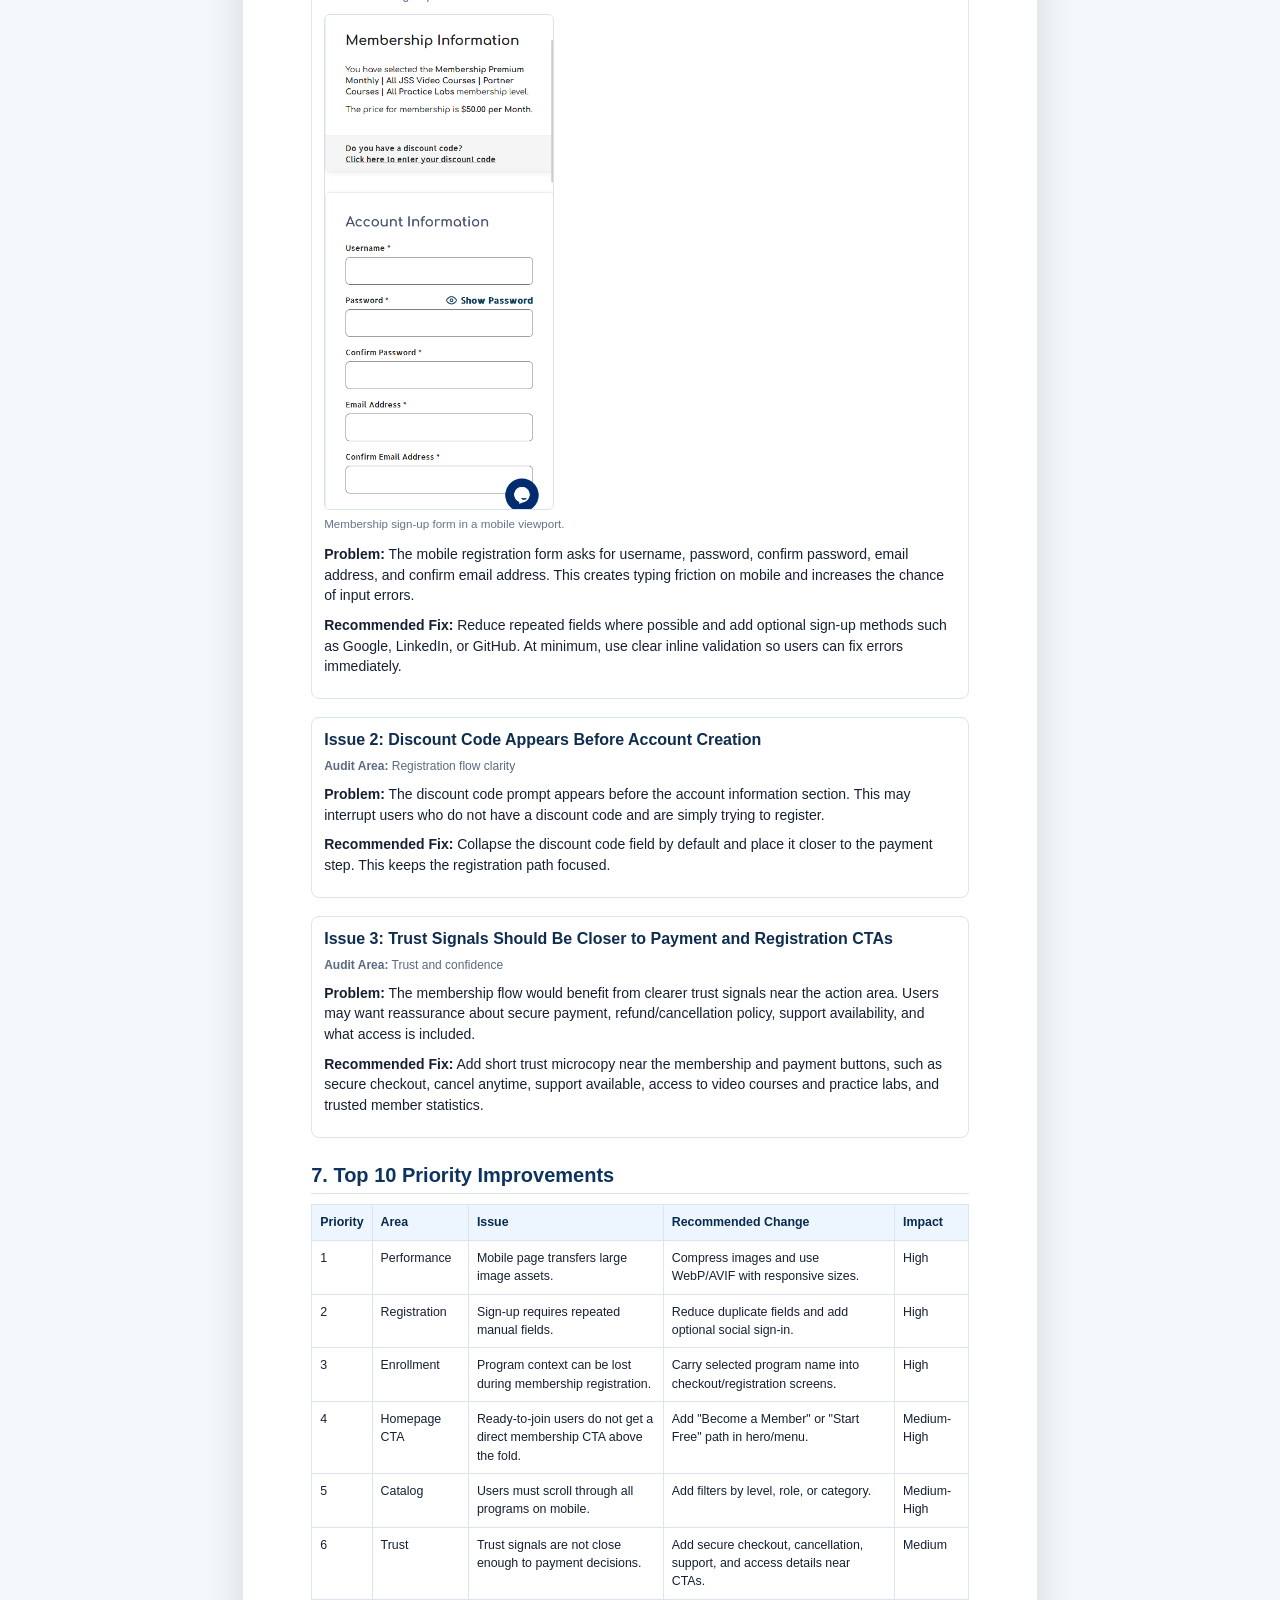
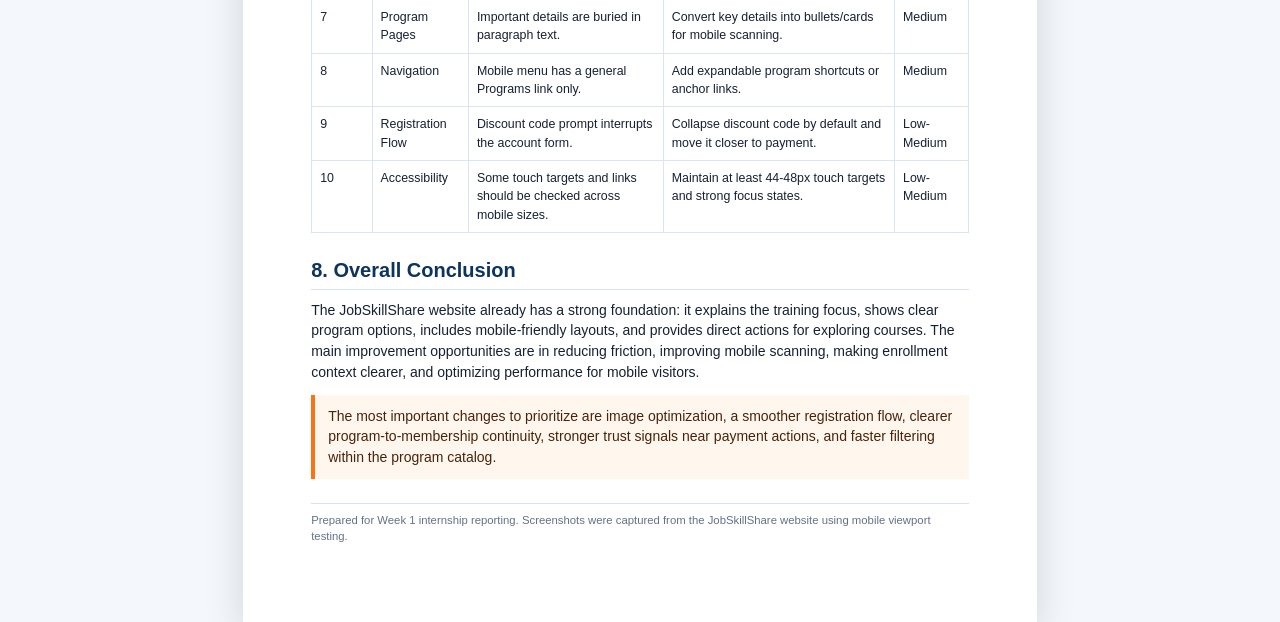
<file: WEEK1_REPORT.html>
<!doctype html>
<html lang="en">
<head>
  <meta charset="utf-8">
  <meta name="viewport" content="width=device-width, initial-scale=1">
  <title>JobSkillShare Week 1 UX Audit and Weekly Report</title>
  <style>
    @page {
      size: A4;
      margin: 15mm;
    }

    * {
      box-sizing: border-box;
    }

    body {
      margin: 0;
      background: #f4f7fb;
      color: #172033;
      font-family: Arial, Helvetica, sans-serif;
      font-size: 10.5pt;
      line-height: 1.48;
    }

    .page {
      width: 210mm;
      min-height: 297mm;
      margin: 0 auto;
      background: #ffffff;
      padding: 18mm;
      box-shadow: 0 12px 38px rgba(15, 23, 42, 0.14);
    }

    header {
      border-bottom: 3px solid #2598dc;
      padding-bottom: 18px;
      margin-bottom: 20px;
    }

    .eyebrow {
      margin: 0 0 8px;
      color: #2598dc;
      font-size: 9pt;
      font-weight: 700;
      letter-spacing: 0.08em;
      text-transform: uppercase;
    }

    h1 {
      margin: 0;
      color: #06264a;
      font-size: 25pt;
      line-height: 1.08;
      letter-spacing: 0;
    }

    .meta {
      display: grid;
      grid-template-columns: repeat(2, minmax(0, 1fr));
      gap: 8px 18px;
      margin-top: 16px;
      color: #46556d;
      font-size: 9.5pt;
    }

    .meta strong {
      color: #172033;
    }

    h2 {
      margin: 26px 0 10px;
      color: #0c345f;
      font-size: 15pt;
      line-height: 1.18;
      border-bottom: 1px solid #d9e3f0;
      padding-bottom: 6px;
    }

    h3 {
      margin: 18px 0 8px;
      color: #0f2d4f;
      font-size: 12pt;
      line-height: 1.25;
    }

    p {
      margin: 0 0 9px;
    }

    a {
      color: #176db3;
      text-decoration: none;
    }

    table {
      width: 100%;
      border-collapse: collapse;
      margin: 10px 0 16px;
      font-size: 9.3pt;
    }

    th,
    td {
      border: 1px solid #dbe5f1;
      padding: 8px;
      vertical-align: top;
    }

    th {
      background: #edf6ff;
      color: #082b4f;
      text-align: left;
    }

    ul {
      margin: 7px 0 14px 18px;
      padding: 0;
    }

    li {
      margin-bottom: 4px;
    }

    pre {
      margin: 10px 0 16px;
      padding: 12px;
      background: #f5f8fc;
      border: 1px solid #dce7f4;
      border-radius: 6px;
      color: #1f334d;
      font-family: Consolas, "Courier New", monospace;
      font-size: 8.7pt;
      line-height: 1.35;
      white-space: pre-wrap;
    }

    .summary {
      display: grid;
      grid-template-columns: repeat(3, minmax(0, 1fr));
      gap: 10px;
      margin: 18px 0 20px;
    }

    .summary-card {
      border: 1px solid #dbe5f1;
      border-left: 4px solid #2598dc;
      border-radius: 6px;
      padding: 10px;
      background: #fbfdff;
    }

    .summary-card strong {
      display: block;
      margin-bottom: 4px;
      color: #0d3159;
      font-size: 10pt;
    }

    .callout {
      margin: 12px 0 15px;
      padding: 11px 13px;
      border-left: 4px solid #f97316;
      background: #fff7ed;
      color: #48230b;
    }

    .issue {
      break-inside: avoid;
      page-break-inside: avoid;
      margin: 12px 0 18px;
      padding: 12px;
      border: 1px solid #dbe5f1;
      border-radius: 8px;
      background: #ffffff;
    }

    .issue h3 {
      margin-top: 0;
    }

    .label {
      margin-bottom: 8px;
      color: #5a6a82;
      font-size: 9pt;
    }

    figure {
      margin: 9px 0 12px;
      break-inside: avoid;
      page-break-inside: avoid;
    }

    img {
      display: block;
      max-width: 100%;
      height: auto;
      border: 1px solid #d6e1ee;
      border-radius: 6px;
      background: #ffffff;
    }

    .mobile-shot {
      max-width: 230px;
    }

    .wide-shot {
      width: 100%;
    }

    figcaption {
      margin-top: 5px;
      color: #64748b;
      font-size: 8.7pt;
    }

    .page-break {
      break-before: page;
      page-break-before: always;
    }

    .avoid-break {
      break-inside: avoid;
      page-break-inside: avoid;
    }

    .footer-note {
      margin-top: 24px;
      color: #667085;
      font-size: 8.5pt;
      border-top: 1px solid #d9e3f0;
      padding-top: 8px;
    }

    @media print {
      body {
        background: #ffffff;
      }

      .page {
        width: auto;
        min-height: auto;
        margin: 0;
        padding: 0;
        box-shadow: none;
      }

      a {
        color: #0c4a7e;
      }
    }
  </style>
</head>
<body>
  <main class="page">
    <header>
      <p class="eyebrow">Web Development and UI/UX Internship</p>
      <h1>JobSkillShare Week 1 UX Audit and Weekly Report</h1>
      <div class="meta">
        <div><strong>Intern:</strong> Faizian Ahmed Yousuf</div>
        <div><strong>Reporting Week:</strong> Week 1</div>
        <div><strong>Website Audited:</strong> <a href="https://www.jobskillshare.org/">jobskillshare.org</a></div>
        <div><strong>Submission Date:</strong> July 11, 2026</div>
      </div>
    </header>

    <section class="summary">
      <div class="summary-card">
        <strong>Main Focus</strong>
        Mobile UX, homepage clarity, program discovery, registration flow, and trust signals.
      </div>
      <div class="summary-card">
        <strong>Key Result</strong>
        A single compiled Week 1 report with screenshots, findings, and recommendations.
      </div>
      <div class="summary-card">
        <strong>Top Priority</strong>
        Optimize large mobile image assets and reduce registration friction.
      </div>
    </section>

    <section>
      <h2>1. Weekly Task Summary</h2>
      <p>This report compiles the Week 1 internship tasks assigned for the Web Development and UI/UX track. The main focus was to review the JobSkillShare website, understand its structure, audit the user experience across key pages, and prepare a prioritized list of improvements that can support future prototype work.</p>
      <table>
        <thead>
          <tr>
            <th>Day</th>
            <th>Assigned Task</th>
            <th>Output Completed</th>
          </tr>
        </thead>
        <tbody>
          <tr>
            <td>Monday</td>
            <td>Set up the development environment and review website structure, navigation, and visual hierarchy.</td>
            <td>Development setup completed and website architecture mapped.</td>
          </tr>
          <tr>
            <td>Tuesday</td>
            <td>Conduct a UX audit of the homepage, including CTA placement, above-the-fold content, navigation clarity, mobile responsiveness, and load speed.</td>
            <td>Homepage UX audit completed with screenshots and recommendations.</td>
          </tr>
          <tr>
            <td>Wednesday</td>
            <td>Audit program/course catalog pages for content completeness, orientation, program descriptions, enrollment flow, and visual layout.</td>
            <td>Program and catalog page audit completed.</td>
          </tr>
          <tr>
            <td>Thursday</td>
            <td>Audit membership and registration pages, identify sign-up friction points, missing trust signals, and suggested changes.</td>
            <td>Membership and registration audit completed.</td>
          </tr>
          <tr>
            <td>Friday</td>
            <td>Compile one top-priority list from the audits and prepare a single weekly report.</td>
            <td>Top 10 priority list and final weekly report completed.</td>
          </tr>
        </tbody>
      </table>
    </section>

    <section>
      <h2>2. Development Environment Setup</h2>
      <p>The basic development and audit environment was prepared for Week 1 work.</p>
      <ul>
        <li>VS Code was used for organizing notes and report files.</li>
        <li>Browser DevTools were used for mobile viewport testing and performance review.</li>
        <li>A GitHub repository was created for internship documentation.</li>
        <li>Screenshots were collected for the main audit findings.</li>
        <li>Markdown and PDF report formats were prepared for submission.</li>
      </ul>
      <p><strong>GitHub repository:</strong> <a href="https://github.com/syfr512/jss-web-dev-internship">https://github.com/syfr512/jss-web-dev-internship</a></p>
    </section>

    <section>
      <h2>3. Website Structure and Navigation Review</h2>
      <p>The website is structured around IT training programs, hands-on labs, membership access, previews, testimonials, and login/member entry points.</p>
      <pre>Homepage
|-- Hero section
|   |-- Main value proposition
|   |-- Primary CTA: Explore Programs
|   |-- Secondary CTA: Watch Preview
|-- Training roadmap
|   |-- Choose a Program
|   |-- Follow the Roadmap
|   |-- Watch and Learn
|   |-- Practice in Labs
|   |-- Anytime Access
|-- Program catalog
|   |-- Modern IT Support Certificate Program
|   |-- Systems Engineer Certificate Program
|   |-- Cloud Engineer Certificate Program
|   |-- Cybersecurity Analyst Certificate Program
|   |-- AI Engineering and Automation Certificate Program
|   |-- Freelancer Certificate Program
|-- Preview and learning sections
|-- Membership and registration flow
|-- Footer
    |-- Program links
    |-- Mission
    |-- Membership
    |-- Free Interview Prep
    |-- Terms
    |-- Social links</pre>
      <h3>Initial Observations</h3>
      <ul>
        <li>The homepage communicates that JobSkillShare provides job-ready IT training with labs and simulations.</li>
        <li>The mobile layout is responsive and the main buttons are visible above the fold.</li>
        <li>The program catalog provides useful information such as target career paths, estimated hours, and program levels.</li>
        <li>Some content sections are dense on mobile and would benefit from stronger scanning patterns.</li>
        <li>The enrollment and membership flow can be clearer for users who arrive from a specific program page.</li>
      </ul>
    </section>

    <section class="page-break">
      <h2>4. Tuesday Audit: Homepage UX</h2>
      <h3>What Works Well</h3>
      <ul>
        <li>The homepage has a clear headline: job-ready skills with hands-on labs.</li>
        <li>Primary and secondary CTAs are visible near the top of the mobile viewport.</li>
        <li>The mobile menu is simple and easy to open.</li>
        <li>The page uses a modern visual style with readable spacing and clear button contrast.</li>
      </ul>

      <article class="issue">
        <h3>Issue 1: CTA Choice Could Better Match User Intent</h3>
        <p class="label"><strong>Audit Area:</strong> CTA placement and above-the-fold content</p>
        <figure>
          <img class="mobile-shot" src="assets/homepage-hero-mobile.png" alt="Homepage hero on mobile">
          <figcaption>Homepage hero in a mobile viewport.</figcaption>
        </figure>
        <p><strong>Problem:</strong> The hero section includes "Explore Programs" and "Watch Preview", which are helpful actions. However, users who already know they want to join do not immediately see a direct membership or sign-up action above the fold.</p>
        <p><strong>Recommended Fix:</strong> Keep "Explore Programs" as the main CTA, but add a clear secondary path such as "Become a Member" or "Start Free" in the hero or mobile menu.</p>
      </article>

      <article class="issue">
        <h3>Issue 2: Hero Section Has Several Competing Elements on Mobile</h3>
        <p class="label"><strong>Audit Area:</strong> 5-second clarity and visual hierarchy</p>
        <p><strong>Problem:</strong> The main message is understandable, but the hero also includes supporting text, two buttons, benefit chips, and the beginning of the roadmap section. On smaller mobile screens, this can make the first screen feel busy.</p>
        <p><strong>Recommended Fix:</strong> Prioritize the headline, one short supporting line, and the primary CTA. Move secondary proof points and roadmap details slightly lower so the first view is cleaner.</p>
      </article>

      <article class="issue">
        <h3>Issue 3: Large Image Assets Increase Mobile Payload</h3>
        <p class="label"><strong>Audit Area:</strong> Load speed and performance</p>
        <figure>
          <img class="wide-shot" src="assets/network-performance-audit.png" alt="Network performance audit screenshot">
          <figcaption>Network capture showing 23 requests and approximately 7.13 MB transferred.</figcaption>
        </figure>
        <p><strong>Problem:</strong> The DevTools network capture showed 23 requests and approximately 7.13 MB transferred. The page loaded in about 2.18 seconds in the captured test, but large image assets increase the mobile data cost.</p>
        <p><strong>Recommended Fix:</strong> Compress large PNG/JPG files, serve WebP or AVIF formats where possible, and use responsive image sizes for mobile screens.</p>
      </article>

      <article class="issue">
        <h3>Issue 4: Mobile Navigation Is Simple but Could Support Faster Discovery</h3>
        <p class="label"><strong>Audit Area:</strong> Navigation clarity</p>
        <figure>
          <img class="mobile-shot" src="assets/mobile-nav-menu.png" alt="Mobile navigation menu">
          <figcaption>Mobile navigation menu with top-level links.</figcaption>
        </figure>
        <p><strong>Problem:</strong> The mobile menu is clean, but "Programs" is only one general link. Users who are looking for a specific career path still need to navigate through the catalog after opening the menu.</p>
        <p><strong>Recommended Fix:</strong> Add a simple expandable "Programs" section or a direct anchor list for major career paths. This would improve discovery without making the menu crowded.</p>
      </article>
    </section>

    <section class="page-break">
      <h2>5. Wednesday Audit: Program and Course Catalog Pages</h2>
      <h3>What Works Well</h3>
      <ul>
        <li>Program cards clearly show the program name, target audience, level, estimated hours, and key skills.</li>
        <li>Individual program pages include useful technical context and explain the learning path.</li>
        <li>The "Start Learning" action is visible on program pages.</li>
      </ul>

      <article class="issue">
        <h3>Issue 1: Catalog Needs Faster Filtering on Mobile</h3>
        <p class="label"><strong>Audit Area:</strong> Catalog layout and orientation</p>
        <figure>
          <img class="mobile-shot" src="assets/homepage-catalog-mobile.jpg" alt="Program catalog on mobile">
          <figcaption>Program catalog displayed as stacked cards on mobile.</figcaption>
        </figure>
        <p><strong>Problem:</strong> The catalog stacks program cards vertically on mobile. This is readable, but users may need to scroll through several cards before finding the right level or career path.</p>
        <p><strong>Recommended Fix:</strong> Add sticky horizontal filters such as "Entry-Level", "Basic to Advanced", "Advanced", "Cybersecurity", "Cloud", and "IT Support".</p>
      </article>

      <article class="issue">
        <h3>Issue 2: Program Descriptions Are Useful but Dense</h3>
        <p class="label"><strong>Audit Area:</strong> Program description and visual layout</p>
        <figure>
          <img class="mobile-shot" src="assets/program-page-cybersecurity.png" alt="Cybersecurity program page on mobile">
          <figcaption>Cybersecurity program page with a dense description block.</figcaption>
        </figure>
        <p><strong>Problem:</strong> The cybersecurity program page gives helpful details, but paragraph-style descriptions can become dense on mobile screens. Users scanning quickly may miss key points such as target role, prerequisites, hours, and outcomes.</p>
        <p><strong>Recommended Fix:</strong> Break long descriptions into compact sections such as "Best For", "Skills Covered", "Estimated Time", "Practice Labs", and "Outcome".</p>
      </article>

      <article class="issue">
        <h3>Issue 3: Enrollment Flow Should Preserve Program Context</h3>
        <p class="label"><strong>Audit Area:</strong> Enrollment flow</p>
        <p><strong>Problem:</strong> When a user chooses a program and then moves toward membership or registration, the flow should keep reminding the user which program they selected. Without this context, the user may feel they were moved into a general membership process.</p>
        <p><strong>Recommended Fix:</strong> Carry the selected program name into the membership/registration screen. Example: "You selected Cybersecurity Analyst Certificate Program."</p>
      </article>
    </section>

    <section class="page-break">
      <h2>6. Thursday Audit: Membership and Registration Pages</h2>
      <h3>What Works Well</h3>
      <ul>
        <li>The selected membership level and price are visible before account creation.</li>
        <li>The form fields are clearly labeled.</li>
        <li>A chat/help button is available, which can support users who are confused during sign-up.</li>
      </ul>

      <article class="issue">
        <h3>Issue 1: Registration Form Has High Manual Input Effort</h3>
        <p class="label"><strong>Audit Area:</strong> Sign-up friction</p>
        <figure>
          <img class="mobile-shot" src="assets/membership-signup.png" alt="Membership signup form on mobile">
          <figcaption>Membership sign-up form in a mobile viewport.</figcaption>
        </figure>
        <p><strong>Problem:</strong> The mobile registration form asks for username, password, confirm password, email address, and confirm email address. This creates typing friction on mobile and increases the chance of input errors.</p>
        <p><strong>Recommended Fix:</strong> Reduce repeated fields where possible and add optional sign-up methods such as Google, LinkedIn, or GitHub. At minimum, use clear inline validation so users can fix errors immediately.</p>
      </article>

      <article class="issue">
        <h3>Issue 2: Discount Code Appears Before Account Creation</h3>
        <p class="label"><strong>Audit Area:</strong> Registration flow clarity</p>
        <p><strong>Problem:</strong> The discount code prompt appears before the account information section. This may interrupt users who do not have a discount code and are simply trying to register.</p>
        <p><strong>Recommended Fix:</strong> Collapse the discount code field by default and place it closer to the payment step. This keeps the registration path focused.</p>
      </article>

      <article class="issue">
        <h3>Issue 3: Trust Signals Should Be Closer to Payment and Registration CTAs</h3>
        <p class="label"><strong>Audit Area:</strong> Trust and confidence</p>
        <p><strong>Problem:</strong> The membership flow would benefit from clearer trust signals near the action area. Users may want reassurance about secure payment, refund/cancellation policy, support availability, and what access is included.</p>
        <p><strong>Recommended Fix:</strong> Add short trust microcopy near the membership and payment buttons, such as secure checkout, cancel anytime, support available, access to video courses and practice labs, and trusted member statistics.</p>
      </article>
    </section>

    <section class="page-break">
      <h2>7. Top 10 Priority Improvements</h2>
      <table>
        <thead>
          <tr>
            <th>Priority</th>
            <th>Area</th>
            <th>Issue</th>
            <th>Recommended Change</th>
            <th>Impact</th>
          </tr>
        </thead>
        <tbody>
          <tr><td>1</td><td>Performance</td><td>Mobile page transfers large image assets.</td><td>Compress images and use WebP/AVIF with responsive sizes.</td><td>High</td></tr>
          <tr><td>2</td><td>Registration</td><td>Sign-up requires repeated manual fields.</td><td>Reduce duplicate fields and add optional social sign-in.</td><td>High</td></tr>
          <tr><td>3</td><td>Enrollment</td><td>Program context can be lost during membership registration.</td><td>Carry selected program name into checkout/registration screens.</td><td>High</td></tr>
          <tr><td>4</td><td>Homepage CTA</td><td>Ready-to-join users do not get a direct membership CTA above the fold.</td><td>Add "Become a Member" or "Start Free" path in hero/menu.</td><td>Medium-High</td></tr>
          <tr><td>5</td><td>Catalog</td><td>Users must scroll through all programs on mobile.</td><td>Add filters by level, role, or category.</td><td>Medium-High</td></tr>
          <tr><td>6</td><td>Trust</td><td>Trust signals are not close enough to payment decisions.</td><td>Add secure checkout, cancellation, support, and access details near CTAs.</td><td>Medium</td></tr>
          <tr><td>7</td><td>Program Pages</td><td>Important details are buried in paragraph text.</td><td>Convert key details into bullets/cards for mobile scanning.</td><td>Medium</td></tr>
          <tr><td>8</td><td>Navigation</td><td>Mobile menu has a general Programs link only.</td><td>Add expandable program shortcuts or anchor links.</td><td>Medium</td></tr>
          <tr><td>9</td><td>Registration Flow</td><td>Discount code prompt interrupts the account form.</td><td>Collapse discount code by default and move it closer to payment.</td><td>Low-Medium</td></tr>
          <tr><td>10</td><td>Accessibility</td><td>Some touch targets and links should be checked across mobile sizes.</td><td>Maintain at least 44-48px touch targets and strong focus states.</td><td>Low-Medium</td></tr>
        </tbody>
      </table>
    </section>

    <section class="avoid-break">
      <h2>8. Overall Conclusion</h2>
      <p>The JobSkillShare website already has a strong foundation: it explains the training focus, shows clear program options, includes mobile-friendly layouts, and provides direct actions for exploring courses. The main improvement opportunities are in reducing friction, improving mobile scanning, making enrollment context clearer, and optimizing performance for mobile visitors.</p>
      <div class="callout">
        The most important changes to prioritize are image optimization, a smoother registration flow, clearer program-to-membership continuity, stronger trust signals near payment actions, and faster filtering within the program catalog.
      </div>
      <p class="footer-note">Prepared for Week 1 internship reporting. Screenshots were captured from the JobSkillShare website using mobile viewport testing.</p>
    </section>
  </main>
</body>
</html>
</file>
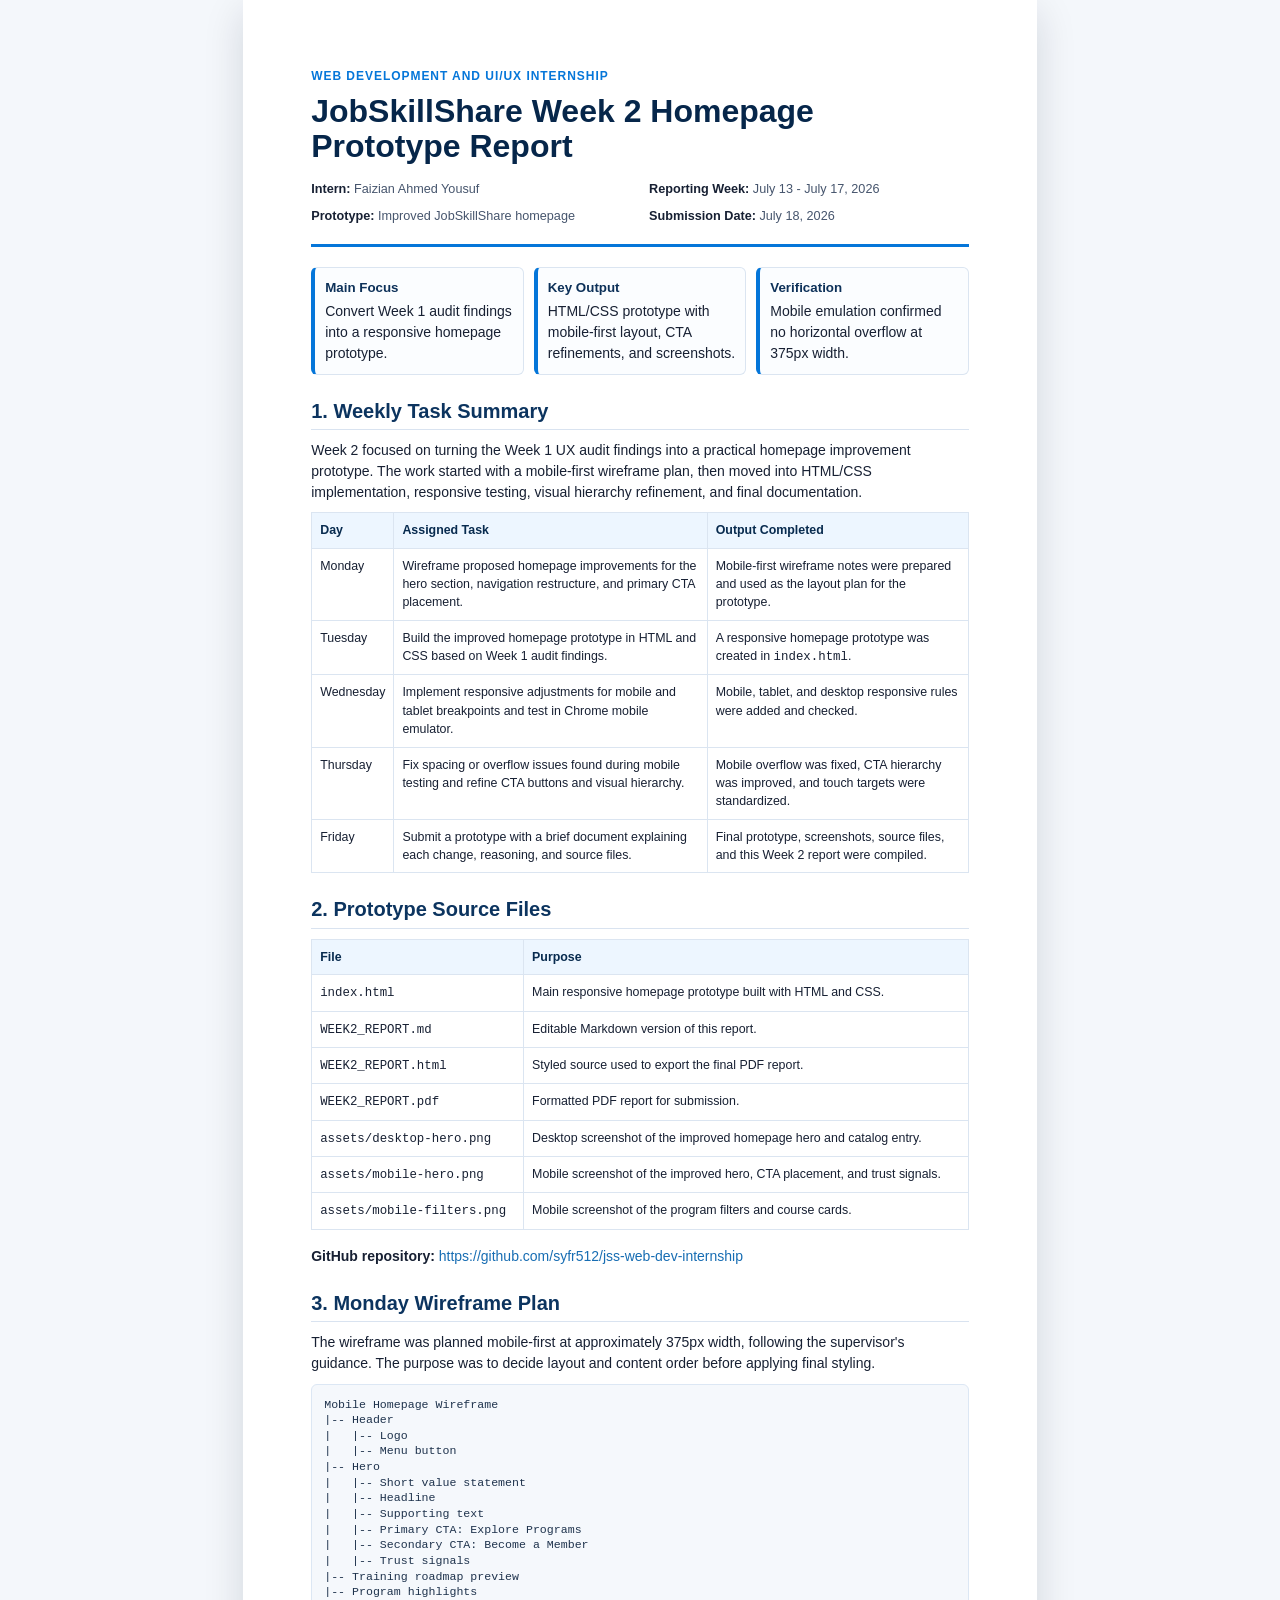
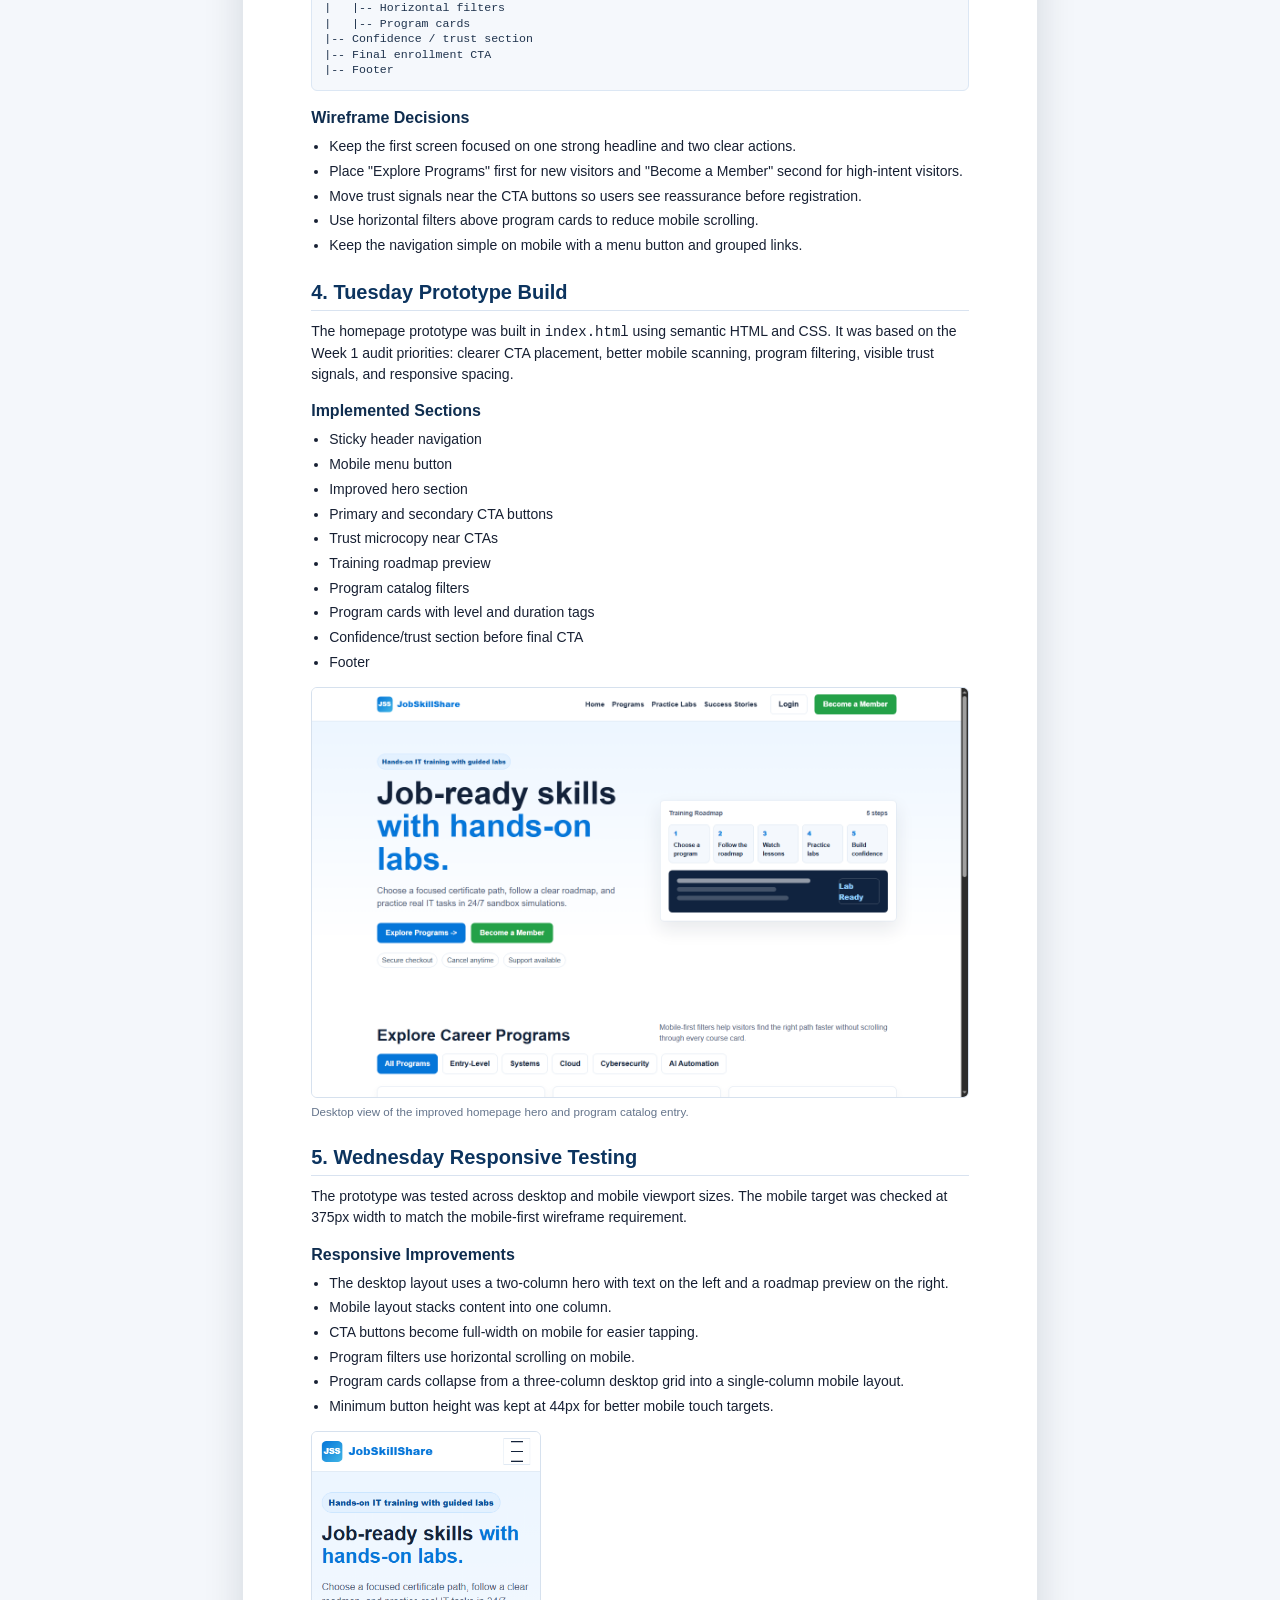
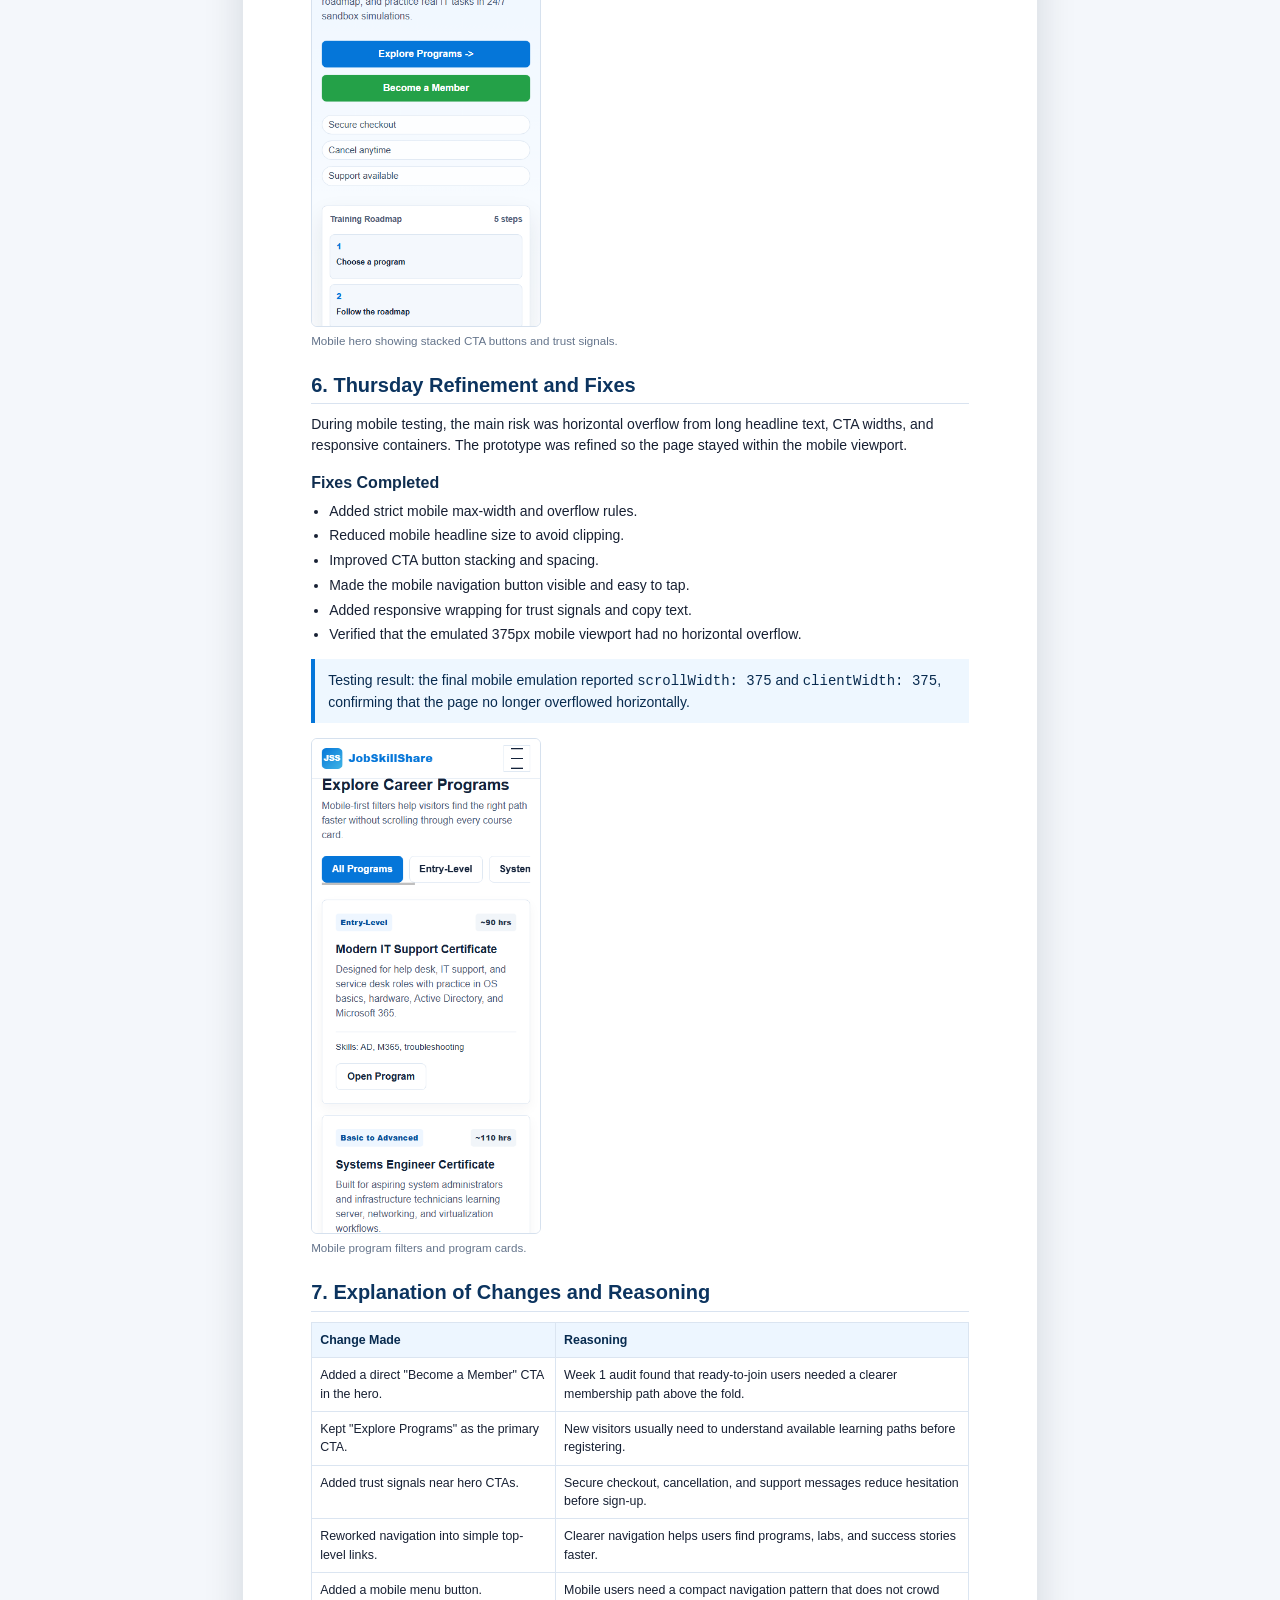
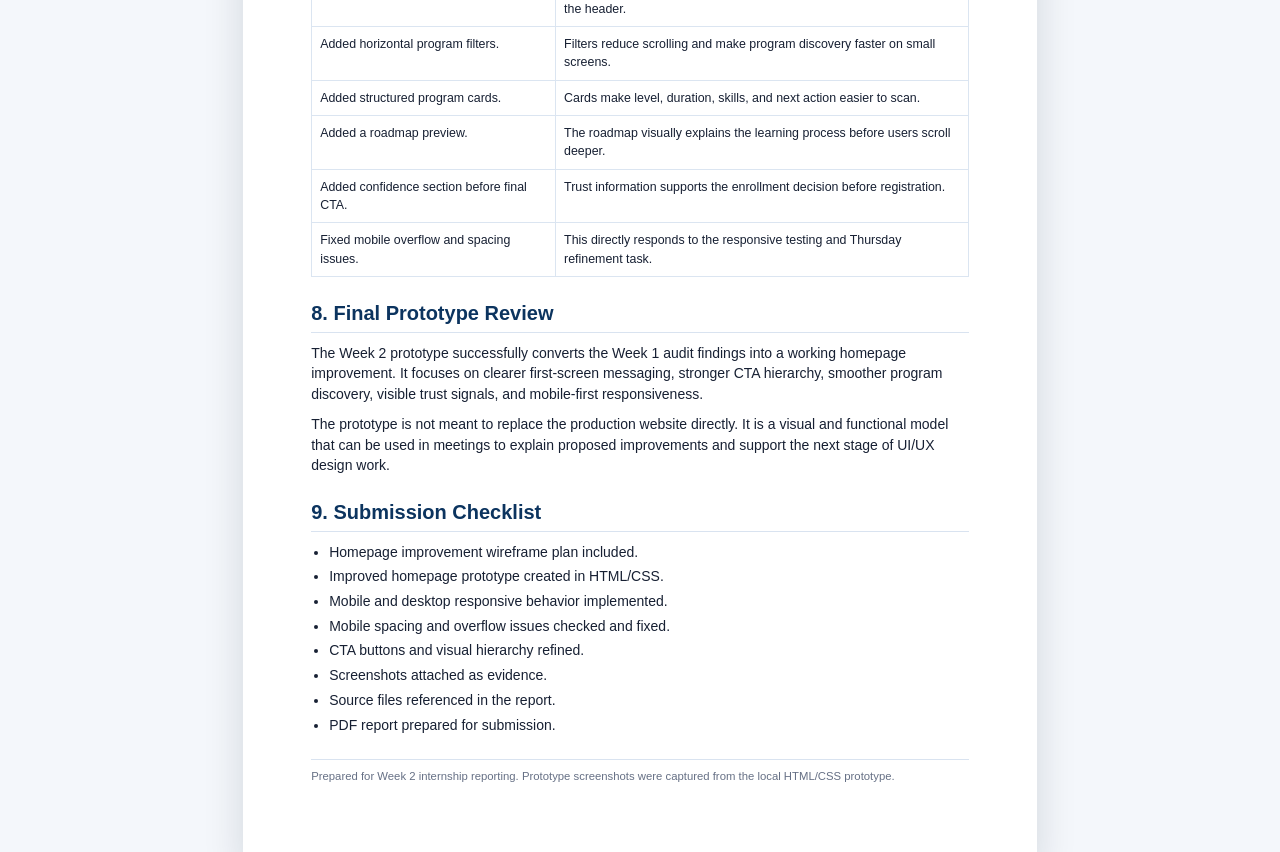
<file: WEEK2_REPORT.html>
<!doctype html>
<html lang="en">
<head>
  <meta charset="utf-8">
  <meta name="viewport" content="width=device-width, initial-scale=1">
  <title>JobSkillShare Week 2 Homepage Prototype Report</title>
  <style>
    @page {
      size: A4;
      margin: 15mm;
    }

    * {
      box-sizing: border-box;
    }

    body {
      margin: 0;
      background: #f4f7fb;
      color: #172033;
      font-family: Arial, Helvetica, sans-serif;
      font-size: 10.5pt;
      line-height: 1.48;
    }

    .page {
      width: 210mm;
      min-height: 297mm;
      margin: 0 auto;
      padding: 18mm;
      background: #ffffff;
      box-shadow: 0 12px 38px rgba(15, 23, 42, 0.14);
    }

    header {
      margin-bottom: 20px;
      padding-bottom: 18px;
      border-bottom: 3px solid #0576d9;
    }

    .eyebrow {
      margin: 0 0 8px;
      color: #0576d9;
      font-size: 9pt;
      font-weight: 700;
      letter-spacing: 0.08em;
      text-transform: uppercase;
    }

    h1 {
      margin: 0;
      color: #06264a;
      font-size: 24pt;
      line-height: 1.1;
      letter-spacing: 0;
    }

    .meta {
      display: grid;
      grid-template-columns: repeat(2, minmax(0, 1fr));
      gap: 8px 18px;
      margin-top: 16px;
      color: #46556d;
      font-size: 9.5pt;
    }

    .meta strong {
      color: #172033;
    }

    h2 {
      margin: 25px 0 10px;
      padding-bottom: 6px;
      color: #0c345f;
      border-bottom: 1px solid #d9e3f0;
      font-size: 15pt;
      line-height: 1.18;
    }

    h3 {
      margin: 17px 0 8px;
      color: #0f2d4f;
      font-size: 12pt;
      line-height: 1.25;
    }

    p {
      margin: 0 0 9px;
    }

    a {
      color: #176db3;
      text-decoration: none;
    }

    table {
      width: 100%;
      margin: 10px 0 16px;
      border-collapse: collapse;
      font-size: 9.3pt;
    }

    th,
    td {
      padding: 8px;
      border: 1px solid #dbe5f1;
      vertical-align: top;
    }

    th {
      background: #edf6ff;
      color: #082b4f;
      text-align: left;
    }

    ul {
      margin: 7px 0 14px 18px;
      padding: 0;
    }

    li {
      margin-bottom: 4px;
    }

    pre {
      margin: 10px 0 16px;
      padding: 12px;
      color: #1f334d;
      background: #f5f8fc;
      border: 1px solid #dce7f4;
      border-radius: 6px;
      font-family: Consolas, "Courier New", monospace;
      font-size: 8.7pt;
      line-height: 1.35;
      white-space: pre-wrap;
    }

    .summary {
      display: grid;
      grid-template-columns: repeat(3, minmax(0, 1fr));
      gap: 10px;
      margin: 18px 0 20px;
    }

    .summary-card {
      padding: 10px;
      background: #fbfdff;
      border: 1px solid #dbe5f1;
      border-left: 4px solid #0576d9;
      border-radius: 6px;
    }

    .summary-card strong {
      display: block;
      margin-bottom: 4px;
      color: #0d3159;
      font-size: 10pt;
    }

    figure {
      margin: 10px 0 14px;
      break-inside: avoid;
      page-break-inside: avoid;
    }

    img {
      display: block;
      max-width: 100%;
      height: auto;
      background: #ffffff;
      border: 1px solid #d6e1ee;
      border-radius: 6px;
    }

    .mobile-shot {
      max-width: 230px;
    }

    .wide-shot {
      width: 100%;
    }

    figcaption {
      margin-top: 5px;
      color: #64748b;
      font-size: 8.7pt;
    }

    .callout {
      margin: 12px 0 15px;
      padding: 11px 13px;
      color: #082b4f;
      background: #eef7ff;
      border-left: 4px solid #0576d9;
    }

    .page-break {
      break-before: page;
      page-break-before: always;
    }

    .avoid-break {
      break-inside: avoid;
      page-break-inside: avoid;
    }

    .footer-note {
      margin-top: 24px;
      padding-top: 8px;
      color: #667085;
      border-top: 1px solid #d9e3f0;
      font-size: 8.5pt;
    }

    @media print {
      body {
        background: #ffffff;
      }

      .page {
        width: auto;
        min-height: auto;
        margin: 0;
        padding: 0;
        box-shadow: none;
      }
    }
  </style>
</head>
<body>
  <main class="page">
    <header>
      <p class="eyebrow">Web Development and UI/UX Internship</p>
      <h1>JobSkillShare Week 2 Homepage Prototype Report</h1>
      <div class="meta">
        <div><strong>Intern:</strong> Faizian Ahmed Yousuf</div>
        <div><strong>Reporting Week:</strong> July 13 - July 17, 2026</div>
        <div><strong>Prototype:</strong> Improved JobSkillShare homepage</div>
        <div><strong>Submission Date:</strong> July 18, 2026</div>
      </div>
    </header>

    <section class="summary">
      <div class="summary-card">
        <strong>Main Focus</strong>
        Convert Week 1 audit findings into a responsive homepage prototype.
      </div>
      <div class="summary-card">
        <strong>Key Output</strong>
        HTML/CSS prototype with mobile-first layout, CTA refinements, and screenshots.
      </div>
      <div class="summary-card">
        <strong>Verification</strong>
        Mobile emulation confirmed no horizontal overflow at 375px width.
      </div>
    </section>

    <section>
      <h2>1. Weekly Task Summary</h2>
      <p>Week 2 focused on turning the Week 1 UX audit findings into a practical homepage improvement prototype. The work started with a mobile-first wireframe plan, then moved into HTML/CSS implementation, responsive testing, visual hierarchy refinement, and final documentation.</p>
      <table>
        <thead>
          <tr>
            <th>Day</th>
            <th>Assigned Task</th>
            <th>Output Completed</th>
          </tr>
        </thead>
        <tbody>
          <tr>
            <td>Monday</td>
            <td>Wireframe proposed homepage improvements for the hero section, navigation restructure, and primary CTA placement.</td>
            <td>Mobile-first wireframe notes were prepared and used as the layout plan for the prototype.</td>
          </tr>
          <tr>
            <td>Tuesday</td>
            <td>Build the improved homepage prototype in HTML and CSS based on Week 1 audit findings.</td>
            <td>A responsive homepage prototype was created in <code>index.html</code>.</td>
          </tr>
          <tr>
            <td>Wednesday</td>
            <td>Implement responsive adjustments for mobile and tablet breakpoints and test in Chrome mobile emulator.</td>
            <td>Mobile, tablet, and desktop responsive rules were added and checked.</td>
          </tr>
          <tr>
            <td>Thursday</td>
            <td>Fix spacing or overflow issues found during mobile testing and refine CTA buttons and visual hierarchy.</td>
            <td>Mobile overflow was fixed, CTA hierarchy was improved, and touch targets were standardized.</td>
          </tr>
          <tr>
            <td>Friday</td>
            <td>Submit a prototype with a brief document explaining each change, reasoning, and source files.</td>
            <td>Final prototype, screenshots, source files, and this Week 2 report were compiled.</td>
          </tr>
        </tbody>
      </table>
    </section>

    <section>
      <h2>2. Prototype Source Files</h2>
      <table>
        <thead>
          <tr>
            <th>File</th>
            <th>Purpose</th>
          </tr>
        </thead>
        <tbody>
          <tr><td><code>index.html</code></td><td>Main responsive homepage prototype built with HTML and CSS.</td></tr>
          <tr><td><code>WEEK2_REPORT.md</code></td><td>Editable Markdown version of this report.</td></tr>
          <tr><td><code>WEEK2_REPORT.html</code></td><td>Styled source used to export the final PDF report.</td></tr>
          <tr><td><code>WEEK2_REPORT.pdf</code></td><td>Formatted PDF report for submission.</td></tr>
          <tr><td><code>assets/desktop-hero.png</code></td><td>Desktop screenshot of the improved homepage hero and catalog entry.</td></tr>
          <tr><td><code>assets/mobile-hero.png</code></td><td>Mobile screenshot of the improved hero, CTA placement, and trust signals.</td></tr>
          <tr><td><code>assets/mobile-filters.png</code></td><td>Mobile screenshot of the program filters and course cards.</td></tr>
        </tbody>
      </table>
      <p><strong>GitHub repository:</strong> <a href="https://github.com/syfr512/jss-web-dev-internship">https://github.com/syfr512/jss-web-dev-internship</a></p>
    </section>

    <section>
      <h2>3. Monday Wireframe Plan</h2>
      <p>The wireframe was planned mobile-first at approximately 375px width, following the supervisor's guidance. The purpose was to decide layout and content order before applying final styling.</p>
      <pre>Mobile Homepage Wireframe
|-- Header
|   |-- Logo
|   |-- Menu button
|-- Hero
|   |-- Short value statement
|   |-- Headline
|   |-- Supporting text
|   |-- Primary CTA: Explore Programs
|   |-- Secondary CTA: Become a Member
|   |-- Trust signals
|-- Training roadmap preview
|-- Program highlights
|   |-- Horizontal filters
|   |-- Program cards
|-- Confidence / trust section
|-- Final enrollment CTA
|-- Footer</pre>
      <h3>Wireframe Decisions</h3>
      <ul>
        <li>Keep the first screen focused on one strong headline and two clear actions.</li>
        <li>Place "Explore Programs" first for new visitors and "Become a Member" second for high-intent visitors.</li>
        <li>Move trust signals near the CTA buttons so users see reassurance before registration.</li>
        <li>Use horizontal filters above program cards to reduce mobile scrolling.</li>
        <li>Keep the navigation simple on mobile with a menu button and grouped links.</li>
      </ul>
    </section>

    <section class="page-break">
      <h2>4. Tuesday Prototype Build</h2>
      <p>The homepage prototype was built in <code>index.html</code> using semantic HTML and CSS. It was based on the Week 1 audit priorities: clearer CTA placement, better mobile scanning, program filtering, visible trust signals, and responsive spacing.</p>
      <h3>Implemented Sections</h3>
      <ul>
        <li>Sticky header navigation</li>
        <li>Mobile menu button</li>
        <li>Improved hero section</li>
        <li>Primary and secondary CTA buttons</li>
        <li>Trust microcopy near CTAs</li>
        <li>Training roadmap preview</li>
        <li>Program catalog filters</li>
        <li>Program cards with level and duration tags</li>
        <li>Confidence/trust section before final CTA</li>
        <li>Footer</li>
      </ul>
      <figure>
        <img class="wide-shot" src="assets/desktop-hero.png" alt="Desktop hero prototype">
        <figcaption>Desktop view of the improved homepage hero and program catalog entry.</figcaption>
      </figure>
    </section>

    <section class="page-break">
      <h2>5. Wednesday Responsive Testing</h2>
      <p>The prototype was tested across desktop and mobile viewport sizes. The mobile target was checked at 375px width to match the mobile-first wireframe requirement.</p>
      <h3>Responsive Improvements</h3>
      <ul>
        <li>The desktop layout uses a two-column hero with text on the left and a roadmap preview on the right.</li>
        <li>Mobile layout stacks content into one column.</li>
        <li>CTA buttons become full-width on mobile for easier tapping.</li>
        <li>Program filters use horizontal scrolling on mobile.</li>
        <li>Program cards collapse from a three-column desktop grid into a single-column mobile layout.</li>
        <li>Minimum button height was kept at 44px for better mobile touch targets.</li>
      </ul>
      <figure>
        <img class="mobile-shot" src="assets/mobile-hero.png" alt="Mobile hero prototype">
        <figcaption>Mobile hero showing stacked CTA buttons and trust signals.</figcaption>
      </figure>
    </section>

    <section class="page-break">
      <h2>6. Thursday Refinement and Fixes</h2>
      <p>During mobile testing, the main risk was horizontal overflow from long headline text, CTA widths, and responsive containers. The prototype was refined so the page stayed within the mobile viewport.</p>
      <h3>Fixes Completed</h3>
      <ul>
        <li>Added strict mobile max-width and overflow rules.</li>
        <li>Reduced mobile headline size to avoid clipping.</li>
        <li>Improved CTA button stacking and spacing.</li>
        <li>Made the mobile navigation button visible and easy to tap.</li>
        <li>Added responsive wrapping for trust signals and copy text.</li>
        <li>Verified that the emulated 375px mobile viewport had no horizontal overflow.</li>
      </ul>
      <div class="callout">Testing result: the final mobile emulation reported <code>scrollWidth: 375</code> and <code>clientWidth: 375</code>, confirming that the page no longer overflowed horizontally.</div>
      <figure>
        <img class="mobile-shot" src="assets/mobile-filters.png" alt="Mobile filters prototype">
        <figcaption>Mobile program filters and program cards.</figcaption>
      </figure>
    </section>

    <section class="page-break">
      <h2>7. Explanation of Changes and Reasoning</h2>
      <table>
        <thead>
          <tr>
            <th>Change Made</th>
            <th>Reasoning</th>
          </tr>
        </thead>
        <tbody>
          <tr><td>Added a direct "Become a Member" CTA in the hero.</td><td>Week 1 audit found that ready-to-join users needed a clearer membership path above the fold.</td></tr>
          <tr><td>Kept "Explore Programs" as the primary CTA.</td><td>New visitors usually need to understand available learning paths before registering.</td></tr>
          <tr><td>Added trust signals near hero CTAs.</td><td>Secure checkout, cancellation, and support messages reduce hesitation before sign-up.</td></tr>
          <tr><td>Reworked navigation into simple top-level links.</td><td>Clearer navigation helps users find programs, labs, and success stories faster.</td></tr>
          <tr><td>Added a mobile menu button.</td><td>Mobile users need a compact navigation pattern that does not crowd the header.</td></tr>
          <tr><td>Added horizontal program filters.</td><td>Filters reduce scrolling and make program discovery faster on small screens.</td></tr>
          <tr><td>Added structured program cards.</td><td>Cards make level, duration, skills, and next action easier to scan.</td></tr>
          <tr><td>Added a roadmap preview.</td><td>The roadmap visually explains the learning process before users scroll deeper.</td></tr>
          <tr><td>Added confidence section before final CTA.</td><td>Trust information supports the enrollment decision before registration.</td></tr>
          <tr><td>Fixed mobile overflow and spacing issues.</td><td>This directly responds to the responsive testing and Thursday refinement task.</td></tr>
        </tbody>
      </table>
    </section>

    <section class="avoid-break">
      <h2>8. Final Prototype Review</h2>
      <p>The Week 2 prototype successfully converts the Week 1 audit findings into a working homepage improvement. It focuses on clearer first-screen messaging, stronger CTA hierarchy, smoother program discovery, visible trust signals, and mobile-first responsiveness.</p>
      <p>The prototype is not meant to replace the production website directly. It is a visual and functional model that can be used in meetings to explain proposed improvements and support the next stage of UI/UX design work.</p>
      <h2>9. Submission Checklist</h2>
      <ul>
        <li>Homepage improvement wireframe plan included.</li>
        <li>Improved homepage prototype created in HTML/CSS.</li>
        <li>Mobile and desktop responsive behavior implemented.</li>
        <li>Mobile spacing and overflow issues checked and fixed.</li>
        <li>CTA buttons and visual hierarchy refined.</li>
        <li>Screenshots attached as evidence.</li>
        <li>Source files referenced in the report.</li>
        <li>PDF report prepared for submission.</li>
      </ul>
      <p class="footer-note">Prepared for Week 2 internship reporting. Prototype screenshots were captured from the local HTML/CSS prototype.</p>
    </section>
  </main>
</body>
</html>
</file>
<file: prototype/styles.css>
:root {
    --primary: #2563eb;
    --primary-hover: #1d4ed8;
    --secondary: #3b82f6;
    --accent: #10b981;
    --bg-color: #0f172a;
    --text-main: #f8fafc;
    --text-muted: #94a3b8;
    --card-bg: rgba(30, 41, 59, 0.7);
    --border-color: rgba(255, 255, 255, 0.1);
    --input-bg: rgba(15, 23, 42, 0.6);
}

html {
    scroll-behavior: smooth;
}

* {
    margin: 0;
    padding: 0;
    box-sizing: border-box;
    font-family: 'Inter', sans-serif;
}

body {
    background-color: var(--bg-color);
    color: var(--text-main);
    line-height: 1.6;
    position: relative;
    overflow-x: hidden;
}

/* Background Animations */
.background-elements {
    position: fixed;
    top: 0;
    left: 0;
    width: 100%;
    height: 100%;
    z-index: -1;
    overflow: hidden;
}

.blob {
    position: absolute;
    filter: blur(80px);
    border-radius: 50%;
    opacity: 0.5;
    animation: float 10s infinite alternate ease-in-out;
}

.blob-1 { top: -10%; left: -10%; width: 50vw; height: 50vw; background: radial-gradient(circle, var(--primary) 0%, transparent 70%); }
.blob-2 { bottom: -20%; right: -10%; width: 60vw; height: 60vw; background: radial-gradient(circle, var(--accent) 0%, transparent 70%); animation-delay: -5s; }
.blob-3 { top: 50%; left: 50%; width: 40vw; height: 40vw; background: radial-gradient(circle, #8b5cf6 0%, transparent 70%); animation-delay: -3s; transform: translate(-50%, -50%); }

@keyframes float {
    0% { transform: translate(0, 0) scale(1); }
    100% { transform: translate(50px, 50px) scale(1.1); }
}

/* Typography & Globals */
h1, h2, h3, h4 { line-height: 1.2; font-weight: 700; }
a { color: var(--secondary); text-decoration: none; }
.glass-panel {
    background: var(--card-bg);
    backdrop-filter: blur(16px);
    -webkit-backdrop-filter: blur(16px);
    border: 1px solid var(--border-color);
    border-radius: 24px;
    box-shadow: 0 25px 50px -12px rgba(0, 0, 0, 0.5);
}

.section-header { text-align: center; margin-bottom: 3rem; }
.section-header h2 { font-size: 2.5rem; margin-bottom: 1rem; background: linear-gradient(to right, #fff, #94a3b8); -webkit-background-clip: text; -webkit-text-fill-color: transparent; }
.section-header p { color: var(--text-muted); font-size: 1.2rem; max-width: 600px; margin: 0 auto; }

/* Buttons */
.cta-btn {
    display: inline-flex; justify-content: center; align-items: center; gap: 0.5rem;
    padding: 1rem 2rem; border-radius: 12px; font-weight: 600; font-size: 1.1rem;
    transition: all 0.3s ease; cursor: pointer; border: none; text-decoration: none;
}
.primary-btn { background: linear-gradient(135deg, var(--primary), var(--secondary)); color: white; box-shadow: 0 4px 15px rgba(37, 99, 235, 0.4); }
.primary-btn:hover { transform: translateY(-2px); box-shadow: 0 6px 20px rgba(37, 99, 235, 0.6); }
.secondary-btn { background: rgba(255, 255, 255, 0.1); color: white; border: 1px solid var(--border-color); }
.secondary-btn:hover { background: rgba(255, 255, 255, 0.2); transform: translateY(-2px); }

/* Navbar */
.navbar {
    display: flex; justify-content: space-between; align-items: center;
    padding: 1.5rem 5%; background: rgba(15, 23, 42, 0.8);
    backdrop-filter: blur(10px); border-bottom: 1px solid var(--border-color);
    position: sticky; top: 0; z-index: 100;
}
.logo img { height: 35px; }
.nav-links { display: flex; gap: 2rem; align-items: center; }
.nav-link { color: var(--text-main); font-weight: 500; transition: color 0.3s; }
.nav-link:hover { color: var(--secondary); }
.cta-nav { background: var(--primary); padding: 0.6rem 1.2rem; border-radius: 8px; font-weight: 600; }
.cta-nav:hover { background: var(--primary-hover); color: white; }

/* Hero Section */
.hero { padding: 6rem 5%; text-align: center; min-height: 80vh; display: flex; align-items: center; justify-content: center; }
.hero-content { max-width: 800px; }
.badge { display: inline-block; background: rgba(16, 185, 129, 0.2); color: var(--accent); padding: 0.4rem 1rem; border-radius: 20px; font-weight: 600; margin-bottom: 1.5rem; }
.hero h1 { font-size: 3.5rem; margin-bottom: 1.5rem; }
.hero p { font-size: 1.3rem; color: var(--text-muted); margin-bottom: 2.5rem; }
.hero-actions { display: flex; gap: 1.5rem; justify-content: center; margin-bottom: 3rem; }
.trust-logos { padding-top: 2rem; border-top: 1px solid var(--border-color); color: var(--text-muted); }
.logos-grid { display: flex; justify-content: center; gap: 2rem; margin-top: 1rem; font-size: 2rem; color: rgba(255,255,255,0.4); }

/* Features Section */
.features-section { padding: 6rem 5%; }
.features-grid { display: grid; grid-template-columns: repeat(auto-fit, minmax(250px, 1fr)); gap: 2rem; max-width: 1200px; margin: 0 auto; }
.feature-card { padding: 2rem; text-align: center; transition: transform 0.3s; }
.feature-card:hover { transform: translateY(-10px); }
.feature-icon { font-size: 2.5rem; color: var(--secondary); margin-bottom: 1.5rem; }
.feature-card h3 { margin-bottom: 1rem; font-size: 1.3rem; }
.feature-card p { color: var(--text-muted); font-size: 0.95rem; }

/* Pricing Section */
.pricing-section { padding: 6rem 5%; }
.pricing-grid { display: flex; justify-content: center; gap: 2rem; max-width: 1000px; margin: 0 auto; flex-wrap: wrap; }
.pricing-card { flex: 1; min-width: 300px; padding: 3rem 2rem; display: flex; flex-direction: column; position: relative; border: 2px solid transparent; }
.pricing-card.popular { border-color: var(--secondary); transform: scale(1.05); }
.popular-badge { position: absolute; top: -15px; left: 50%; transform: translateX(-50%); background: var(--secondary); padding: 0.5rem 1.5rem; border-radius: 20px; font-weight: 600; font-size: 0.9rem; }
.plan-header { text-align: center; margin-bottom: 2rem; border-bottom: 1px solid var(--border-color); padding-bottom: 2rem; }
.plan-header h3 { font-size: 1.5rem; color: var(--text-muted); margin-bottom: 1rem; }
.price { font-size: 4rem; font-weight: 800; color: var(--text-main); margin-bottom: 1rem; }
.price span { font-size: 1.5rem; color: var(--text-muted); font-weight: 500; }
.plan-features { flex: 1; margin-bottom: 2rem; }
.plan-features ul { list-style: none; }
.plan-features li { margin-bottom: 1rem; display: flex; gap: 1rem; align-items: center; color: #e2e8f0; }
.plan-features li i { color: var(--accent); }
.plan-features li.disabled { color: var(--text-muted); opacity: 0.5; }
.plan-features li.disabled i { color: #ef4444; }
.select-plan-btn { width: 100%; margin-top: auto; }

/* Testimonials */
.testimonials-section { padding: 6rem 5%; }
.testimonials-grid { display: grid; grid-template-columns: repeat(auto-fit, minmax(300px, 1fr)); gap: 2rem; max-width: 1000px; margin: 0 auto; }
.testimonial-card { padding: 2.5rem; }
.stars { color: #fbbf24; margin-bottom: 1.5rem; }
.testimonial-card p { font-style: italic; margin-bottom: 2rem; font-size: 1.1rem; color: #e2e8f0; }
.author { display: flex; align-items: center; gap: 1rem; }
.avatar { font-size: 3rem; color: var(--text-muted); }
.info h4 { margin-bottom: 0.2rem; }
.info span { color: var(--secondary); font-size: 0.9rem; }

/* FAQ Section */
.faq-section { padding: 6rem 5%; }
.faq-container { max-width: 800px; margin: 0 auto; display: flex; flex-direction: column; gap: 1rem; }
.faq-item { padding: 1.5rem 2rem; cursor: pointer; transition: all 0.3s; }
.faq-question { display: flex; justify-content: space-between; align-items: center; }
.faq-question h3 { font-size: 1.1rem; font-weight: 600; margin: 0; }
.faq-question i { transition: transform 0.3s; color: var(--secondary); }
.faq-item.active .faq-question i { transform: rotate(180deg); }
.faq-answer { max-height: 0; overflow: hidden; transition: max-height 0.3s ease-out; color: var(--text-muted); }
.faq-item.active .faq-answer { max-height: 200px; margin-top: 1rem; }

/* Registration Section */
.registration-section { padding: 6rem 5%; }
.registration-container { display: flex; flex-wrap: wrap; max-width: 1200px; margin: 0 auto; gap: 4rem; }
.left-panel { flex: 1; min-width: 300px; display: flex; flex-direction: column; justify-content: center; gap: 2rem; }
.right-panel { flex: 1; min-width: 350px; }

.program-context h2 { font-size: 2.5rem; margin-bottom: 0.5rem; }
.trust-signals.vertical { display: flex; flex-direction: column; gap: 1.5rem; padding: 1.5rem 0; border-top: 1px solid var(--border-color); border-bottom: 1px solid var(--border-color); }
.trust-stat h4 { font-size: 1.8rem; }
.secure-badges { display: flex; flex-direction: column; gap: 1rem; color: var(--text-muted); }
.secure-badges i { color: var(--accent); margin-right: 0.5rem; }

/* Form Styles */
.registration-card { padding: 2.5rem; }
.card-header h2 { font-size: 1.8rem; margin-bottom: 0.5rem; }
.card-header p { color: var(--text-muted); margin-bottom: 2rem; }
.social-login { display: flex; gap: 1rem; margin-bottom: 1.5rem; }
.social-btn { flex: 1; padding: 0.8rem; border-radius: 12px; border: 1px solid var(--border-color); background: rgba(255, 255, 255, 0.05); color: var(--text-main); font-weight: 500; cursor: pointer; transition: all 0.3s; }
.social-btn:hover { background: rgba(255, 255, 255, 0.1); transform: translateY(-2px); }
.divider { display: flex; align-items: center; margin: 1.5rem 0; color: var(--text-muted); font-size: 0.9rem; }
.divider::before, .divider::after { content: ''; flex: 1; border-bottom: 1px solid var(--border-color); }
.divider span { padding: 0 1rem; }

.form-row { display: flex; gap: 1rem; }
.form-group { margin-bottom: 1.2rem; flex: 1; }
.form-group label { display: block; margin-bottom: 0.5rem; font-size: 0.9rem; color: #e2e8f0; }
.form-group input { width: 100%; padding: 0.8rem 1rem; border-radius: 10px; border: 1px solid var(--border-color); background: var(--input-bg); color: var(--text-main); transition: border-color 0.3s; }
.form-group input:focus { outline: none; border-color: var(--secondary); }
.password-input { position: relative; }
.toggle-password { position: absolute; right: 1rem; top: 50%; transform: translateY(-50%); cursor: pointer; color: var(--text-muted); }

.discount-section { margin-bottom: 1.5rem; }
.discount-toggle { background: none; border: none; color: var(--secondary); cursor: pointer; display: flex; align-items: center; gap: 0.5rem; }
.discount-input-container { display: none; margin-top: 0.8rem; gap: 0.5rem; opacity: 0; transition: all 0.3s; }
.discount-input-container.active { opacity: 1; display: flex; }
.discount-input-container input { flex: 1; padding: 0.6rem 1rem; border-radius: 8px; border: 1px solid var(--border-color); background: var(--input-bg); color: var(--text-main); }
.apply-btn { padding: 0.6rem 1.2rem; border-radius: 8px; border: none; background: rgba(255, 255, 255, 0.1); color: var(--text-main); cursor: pointer; }

.order-summary { background: rgba(0, 0, 0, 0.2); padding: 1rem; border-radius: 12px; margin-bottom: 1.5rem; }
.summary-row { display: flex; justify-content: space-between; font-size: 0.95rem; color: #cbd5e1; }
.highlight-plan { color: var(--secondary); font-weight: 600; }
.summary-row.total { margin-top: 0.8rem; padding-top: 0.8rem; border-top: 1px dashed var(--border-color); font-weight: 700; font-size: 1.1rem; color: var(--text-main); }
.submit-btn { width: 100%; }
.terms { margin-top: 1rem; text-align: center; font-size: 0.8rem; color: var(--text-muted); }

/* Footer */
.footer { text-align: center; padding: 3rem 5%; border-top: 1px solid var(--border-color); background: rgba(15, 23, 42, 0.8); color: var(--text-muted); font-size: 0.9rem; }
.footer p { margin-bottom: 0.5rem; }

/* Responsive */
@media (max-width: 768px) {
    .nav-links { display: none; }
    .hero h1 { font-size: 2.5rem; }
    .hero-actions { flex-direction: column; }
    .pricing-card.popular { transform: none; }
    .registration-container { flex-direction: column; gap: 2rem; }
    .form-row { flex-direction: column; gap: 0; }
}
</file>
